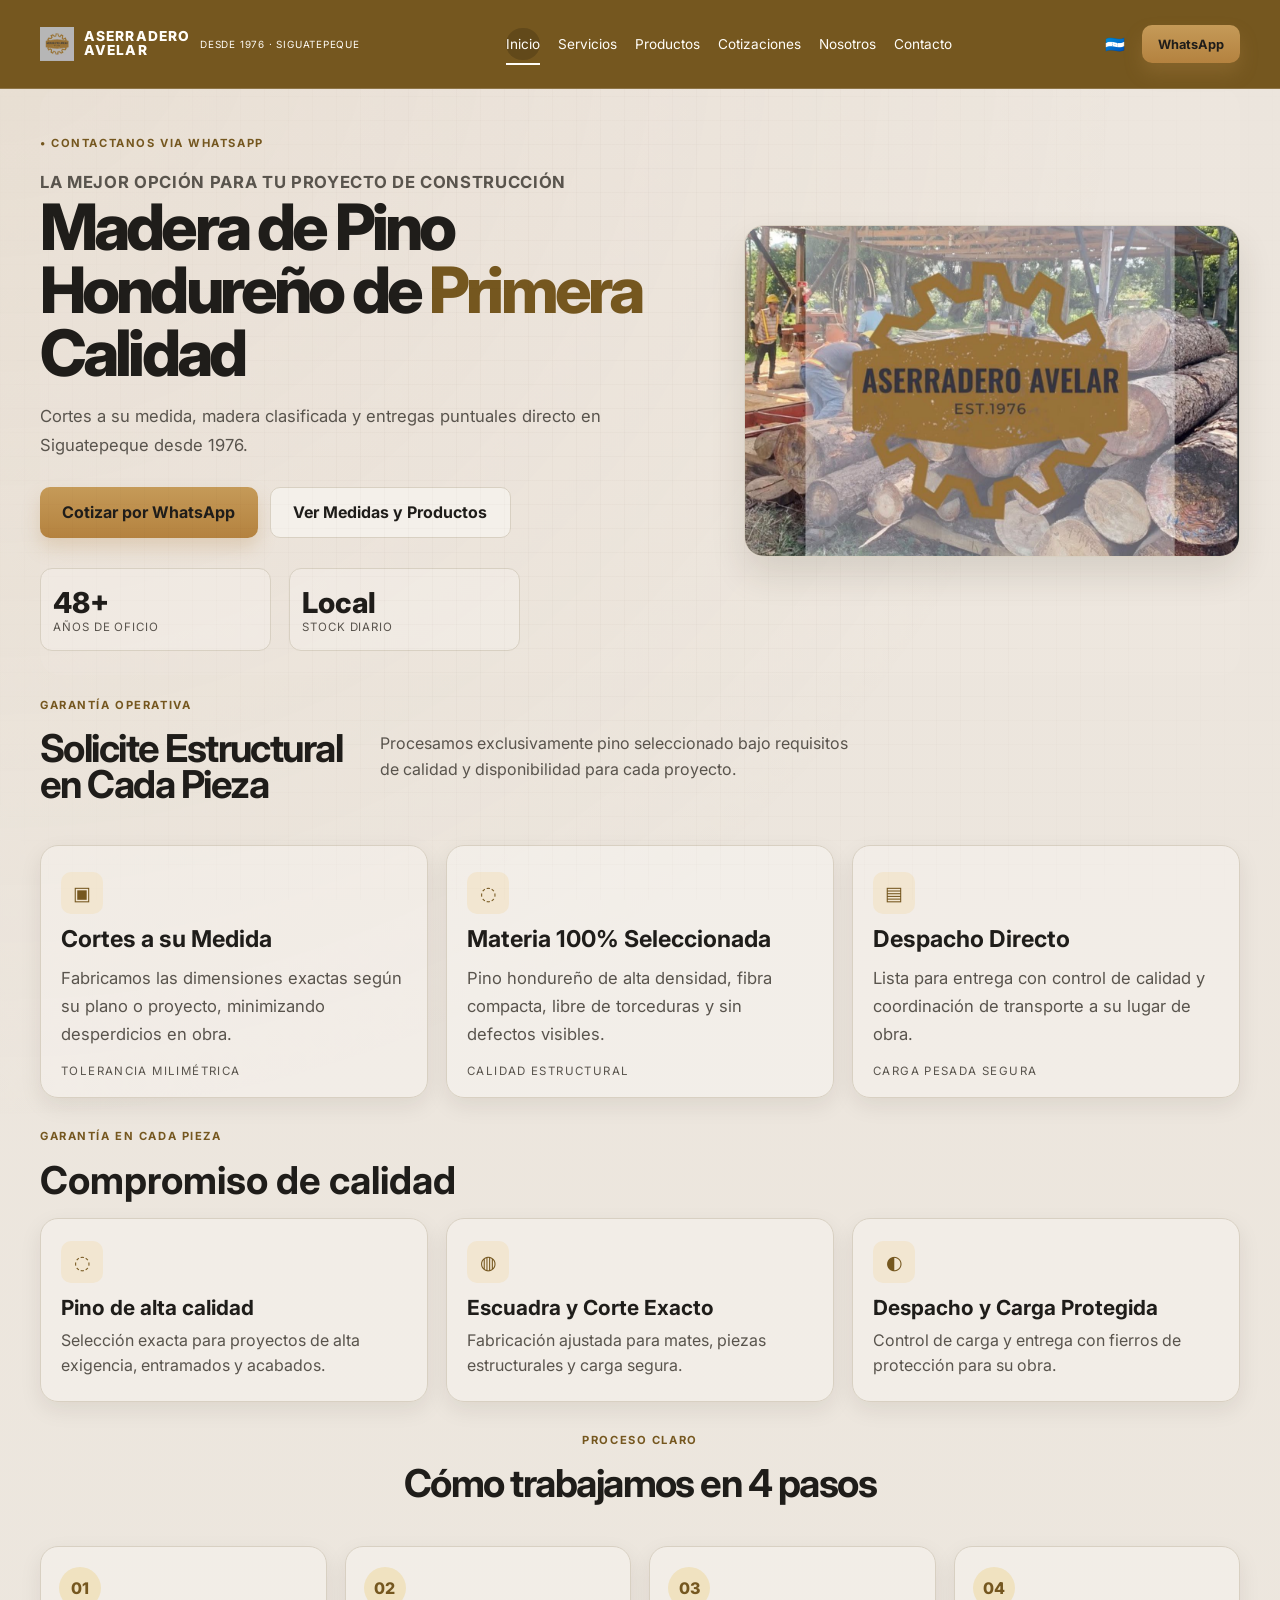
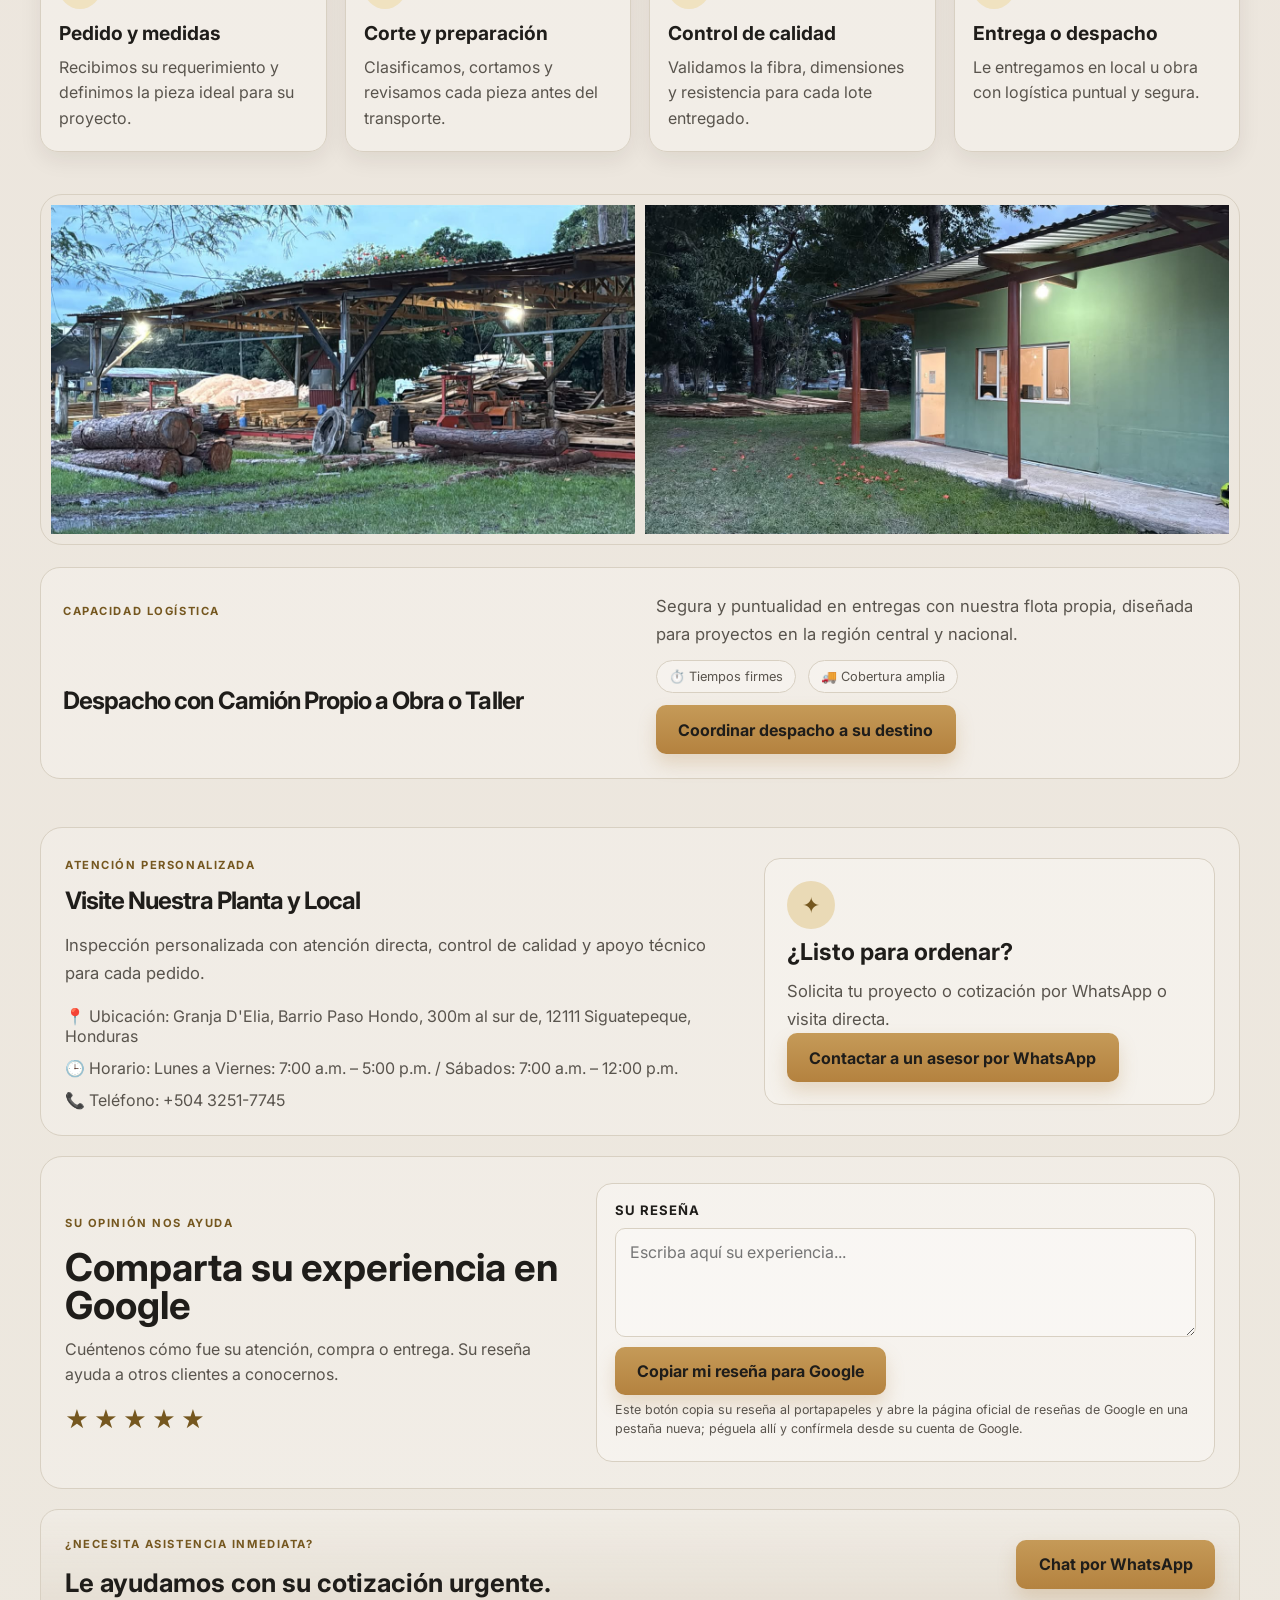
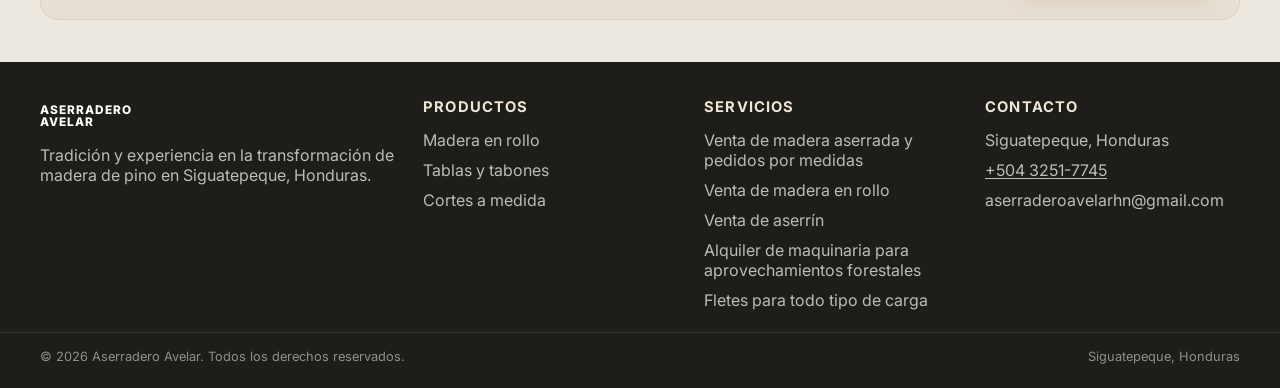
<file: index.html>
<!DOCTYPE html>
<html lang="es">
  <head>
    <meta charset="UTF-8" />
    <meta name="viewport" content="width=device-width, initial-scale=1.0" />
    <title>Aserradero Avelar | Madera de Pino</title>
    <meta
      name="description"
      content="Aserradero Avelar ofrece madera de pino hondureño de alta calidad para construcción, proyectos residenciales y comerciales."
    />
    <link rel="preconnect" href="https://fonts.googleapis.com" />
    <link rel="preconnect" href="https://fonts.gstatic.com" crossorigin />
    <link
      href="https://fonts.googleapis.com/css2?family=Playfair+Display:wght@600;700;800;900&family=Inter:wght@400;500;600;700;800&display=swap"
      rel="stylesheet"
    />
    <link rel="stylesheet" href="styles.css" />
  </head>
  <body>
    <header class="topbar">
      <div class="container nav-wrap">
        <div class="brand">
          <img class="brand-logo" src="imagenes/logo aserradero.png" alt="Logo de Aserradero Avelar" />
          <div class="brand-mark">
            <span>ASERRADERO</span>
            <span>AVELAR</span>
          </div>
          <small>DESDE 1976 · SIGUATEPEQUE</small>
        </div>
        <nav class="main-nav" aria-label="Menu principal">
          <a href="index.html" class="active">Inicio</a>
          <a href="servicios.html">Servicios</a>
          <a href="catalogo.html">Productos</a>
          <a href="contacto.html">Cotizaciones</a>
          <a href="sobre-nosotros.html">Nosotros</a>
          <a href="contacto.html">Contacto</a>
        </nav>
        <div class="header-actions">
          <span class="country-mark" aria-hidden="true">🇭🇳</span>
          <a class="primary-btn small" href="contacto.html">WhatsApp</a>
        </div>
      </div>
    </header>

    <main>
      <section class="hero container section-shell">
        <div class="hero-copy">
          <div class="eyebrow">• CONTACTANOS VIA WHATSAPP</div>
          <p class="hero-kicker">La mejor opción para tu proyecto de construcción</p>
          <h1>
            Madera de Pino<br />
            Hondureño de <span>Primera</span><br />
            Calidad
          </h1>
          <p>
            Cortes a su medida, madera clasificada y entregas puntuales directo en
            Siguatepeque desde 1976.
          </p>
          <div class="cta-row">
            <a class="primary-btn" href="contacto.html">Cotizar por WhatsApp</a>
            <a class="secondary-btn" href="catalogo.html">Ver Medidas y Productos</a>
          </div>
          <div class="stats-inline">
            <div class="mini-stat">
              <strong>48+</strong>
              <span>Años de oficio</span>
            </div>
            <div class="mini-stat">
              <strong>Local</strong>
              <span>Stock diario</span>
            </div>
          </div>
        </div>

        <div class="hero-visual">
          <div class="photo-card large">
            <img class="home-logo-image" src="imagenes/logo%202.jpg" alt="Logo de Aserradero Avelar sobre una foto del aserradero" />
          </div>
        </div>
      </section>

      <section class="container">
        <div class="section-head narrow">
          <div>
            <span class="eyebrow light">Garantía operativa</span>
            <h2>Solicite Estructural en Cada Pieza</h2>
          </div>
          <p>
            Procesamos exclusivamente pino seleccionado bajo requisitos de calidad y
            disponibilidad para cada proyecto.
          </p>
        </div>

        <div class="feature-grid three-up">
          <article class="info-card">
            <div class="icon-box">▣</div>
            <h3>Cortes a su Medida</h3>
            <p>
              Fabricamos las dimensiones exactas según su plano o proyecto,
              minimizando desperdicios en obra.
            </p>
            <span class="card-tag">Tolerancia milimétrica</span>
          </article>

          <article class="info-card highlight">
            <div class="icon-box">◌</div>
            <h3>Materia 100% Seleccionada</h3>
            <p>
              Pino hondureño de alta densidad, fibra compacta, libre de torceduras
              y sin defectos visibles.
            </p>
            <span class="card-tag">Calidad estructural</span>
          </article>

          <article class="info-card">
            <div class="icon-box">▤</div>
            <h3>Despacho Directo</h3>
            <p>
              Lista para entrega con control de calidad y coordinación de transporte a
              su lugar de obra.
            </p>
            <span class="card-tag">Carga pesada segura</span>
          </article>
        </div>
      </section>

      <section class="container quality-panel">
        <div class="quality-head">
          <span class="eyebrow light">Garantía en cada pieza</span>
          <h2>Compromiso de calidad</h2>
        </div>
        <div class="quality-grid">
          <article class="mini-feature">
            <div class="icon-box">◌</div>
            <h3>Pino de alta calidad</h3>
            <p>Selección exacta para proyectos de alta exigencia, entramados y acabados.</p>
          </article>
          <article class="mini-feature">
            <div class="icon-box">◍</div>
            <h3>Escuadra y Corte Exacto</h3>
            <p>Fabricación ajustada para mates, piezas estructurales y carga segura.</p>
          </article>
          <article class="mini-feature">
            <div class="icon-box">◐</div>
            <h3>Despacho y Carga Protegida</h3>
            <p>Control de carga y entrega con fierros de protección para su obra.</p>
          </article>
        </div>
      </section>

      <section class="container process-section">
        <div class="section-head center">
          <div>
            <span class="eyebrow light">Proceso claro</span>
            <h2>Cómo trabajamos en 4 pasos</h2>
          </div>
        </div>

        <div class="process-grid">
          <article class="step-card">
            <span class="step-number">01</span>
            <h3>Pedido y medidas</h3>
            <p>Recibimos su requerimiento y definimos la pieza ideal para su proyecto.</p>
          </article>
          <article class="step-card">
            <span class="step-number">02</span>
            <h3>Corte y preparación</h3>
            <p>Clasificamos, cortamos y revisamos cada pieza antes del transporte.</p>
          </article>
          <article class="step-card">
            <span class="step-number">03</span>
            <h3>Control de calidad</h3>
            <p>Validamos la fibra, dimensiones y resistencia para cada lote entregado.</p>
          </article>
          <article class="step-card">
            <span class="step-number">04</span>
            <h3>Entrega o despacho</h3>
            <p>Le entregamos en local u obra con logística puntual y segura.</p>
          </article>
        </div>
      </section>

      <section class="container delivery-section">
        <div class="delivery-visual">
          <div class="delivery-photo-grid">
            <img class="delivery-photo-slot" src="imagenes/local%201%20%281%29.jpg" alt="Área de trabajo del aserradero con madera en rollo" />
            <img class="delivery-photo-slot" src="imagenes/local%201%20%282%29.jpg" alt="Edificio del local del aserradero" />
          </div>
        </div>
        <div class="delivery-copy">
          <span class="eyebrow light">Capacidad logística</span>
          <h2>Despacho con Camión Propio a Obra o Taller</h2>
          <p>
            Segura y puntualidad en entregas con nuestra flota propia, diseñada para
            proyectos en la región central y nacional.
          </p>
          <div class="tags-row">
            <span>⏱️ Tiempos firmes</span>
            <span>🚚 Cobertura amplia</span>
          </div>
          <a class="primary-btn" href="contacto.html">Coordinar despacho a su destino</a>
        </div>
      </section>

      <section class="container contact-banner">
        <div class="contact-banner-copy">
          <span class="eyebrow light">Atención personalizada</span>
          <h2>Visite Nuestra Planta y Local</h2>
          <p>
            Inspección personalizada con atención directa, control de calidad y apoyo
            técnico para cada pedido.
          </p>
          <div class="contact-list">
            <div>📍 Ubicación: <a class="js-address" href="#" target="_blank" rel="noopener noreferrer">Granja D'Elia, Barrio Paso Hondo, 300m al sur de, 12111 Siguatepeque, Honduras</a></div>
            <div>🕒 Horario: Lunes a Viernes: 7:00 a.m. – 5:00 p.m. / Sábados: 7:00 a.m. – 12:00 p.m.</div>
            <div>📞 Teléfono: <a href="tel:+50432517745">+504 3251-7745</a></div>
          </div>
        </div>
        <div class="order-box">
          <div class="mini-icon">✦</div>
          <h3>¿Listo para ordenar?</h3>
          <p>Solicita tu proyecto o cotización por WhatsApp o visita directa.</p>
          <a class="primary-btn" href="contacto.html">Contactar a un asesor por WhatsApp</a>
        </div>
      </section>

      <section class="container review-section">
        <div class="review-copy">
          <span class="eyebrow light">Su opinión nos ayuda</span>
          <h2>Comparta su experiencia en Google</h2>
          <p>Cuéntenos cómo fue su atención, compra o entrega. Su reseña ayuda a otros clientes a conocernos.</p>
          <div class="review-rating" aria-label="Calificación de cinco estrellas">
            <span>★</span><span>★</span><span>★</span><span>★</span><span>★</span>
          </div>
        </div>
        <form class="review-form">
          <label for="review-text">Su reseña</label>
          <textarea id="review-text" name="review" rows="4" placeholder="Escriba aquí su experiencia..." required></textarea>
          <div class="review-form-actions">
            <button class="primary-btn" type="submit">Copiar mi reseña para Google</button>
            <span class="review-status" aria-live="polite"></span>
          </div>
          <p class="form-hint">Este botón copia su reseña al portapapeles y abre la página oficial de reseñas de Google en una pestaña nueva; péguela allí y confírmela desde su cuenta de Google.</p>
        </form>
      </section>

      <section class="container cta-band">
        <div>
          <span class="eyebrow light">¿Necesita asistencia inmediata?</span>
          <h3>Le ayudamos con su cotización urgente.</h3>
        </div>
        <div class="cta-band-actions">
          <a class="primary-btn" href="contacto.html">Chat por WhatsApp</a>
        </div>
      </section>
    </main>

    <footer class="site-footer">
      <div class="container footer-grid">
        <div class="footer-brand">
          <div class="brand-mark small">
            <span>ASERRADERO</span>
            <span>AVELAR</span>
          </div>
          <p>
            Tradición y experiencia en la transformación de madera de pino en
            Siguatepeque, Honduras.
          </p>
        </div>

        <div>
          <h4>Productos</h4>
          <ul>
            <li><a href="catalogo.html">Madera en rollo</a></li>
            <li><a href="catalogo.html">Tablas y tabones</a></li>
            <li><a href="catalogo.html">Cortes a medida</a></li>
          </ul>
        </div>

        <div>
          <h4>Servicios</h4>
          <ul>
            <li><a href="servicios.html">Venta de madera aserrada y pedidos por medidas</a></li>
            <li><a href="servicios.html">Venta de madera en rollo</a></li>
            <li><a href="servicios.html">Venta de aserrín</a></li>
            <li><a href="servicios.html">Alquiler de maquinaria para aprovechamientos forestales</a></li>
            <li><a href="servicios.html">Fletes para todo tipo de carga</a></li>
          </ul>
        </div>

        <div>
          <h4>Contacto</h4>
          <ul>
            <li>Siguatepeque, Honduras</li>
            <li><a href="tel:+50432517745">+504 3251-7745</a></li>
            <li><a href="https://mail.google.com/mail/?view=cm&fs=1&to=aserraderoavelarhn@gmail.com" target="_blank" rel="noopener noreferrer">aserraderoavelarhn@gmail.com</a></li>
          </ul>
        </div>
      </div>
      <div class="footer-bottom">
        <div class="container">
          <span>© 2026 Aserradero Avelar. Todos los derechos reservados.</span>
          <span>Siguatepeque, Honduras</span>
        </div>
      </div>
    </footer>

    <script src="script.js"></script>
  </body>
</html>
</file>
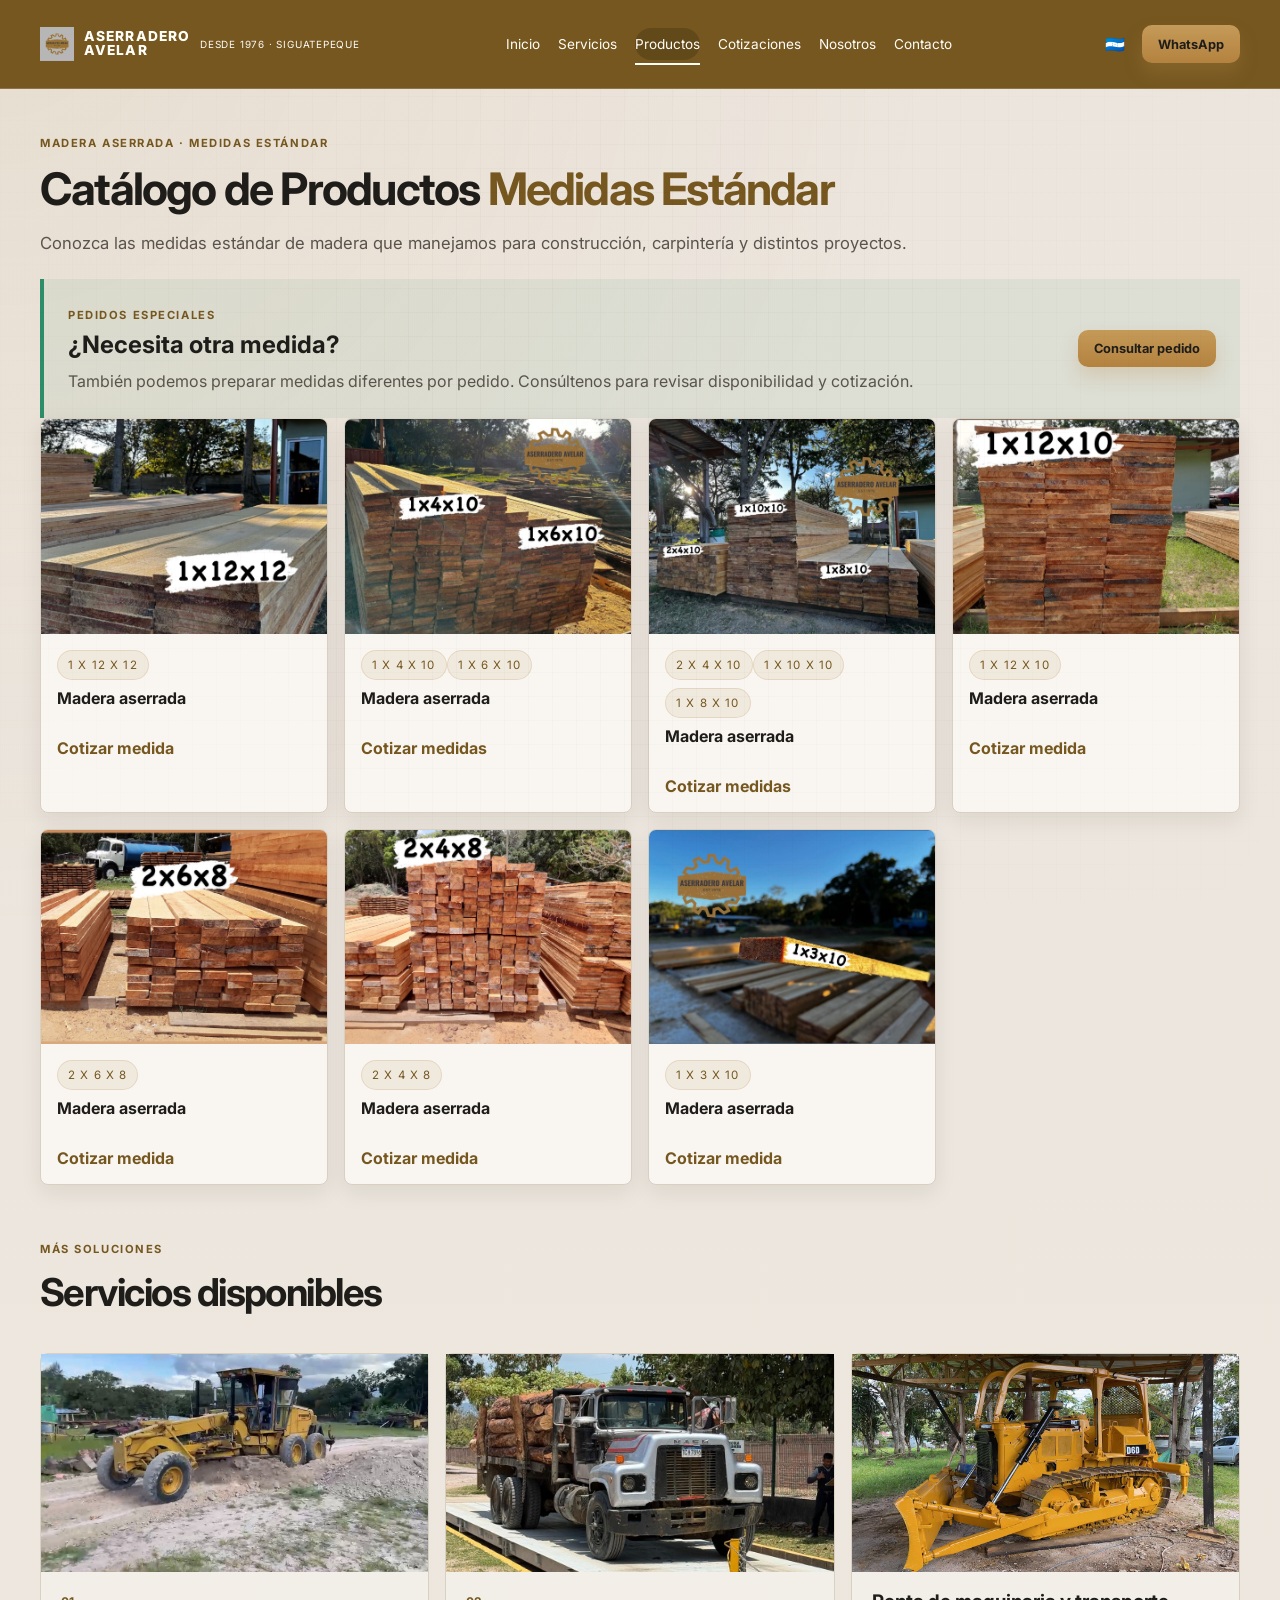
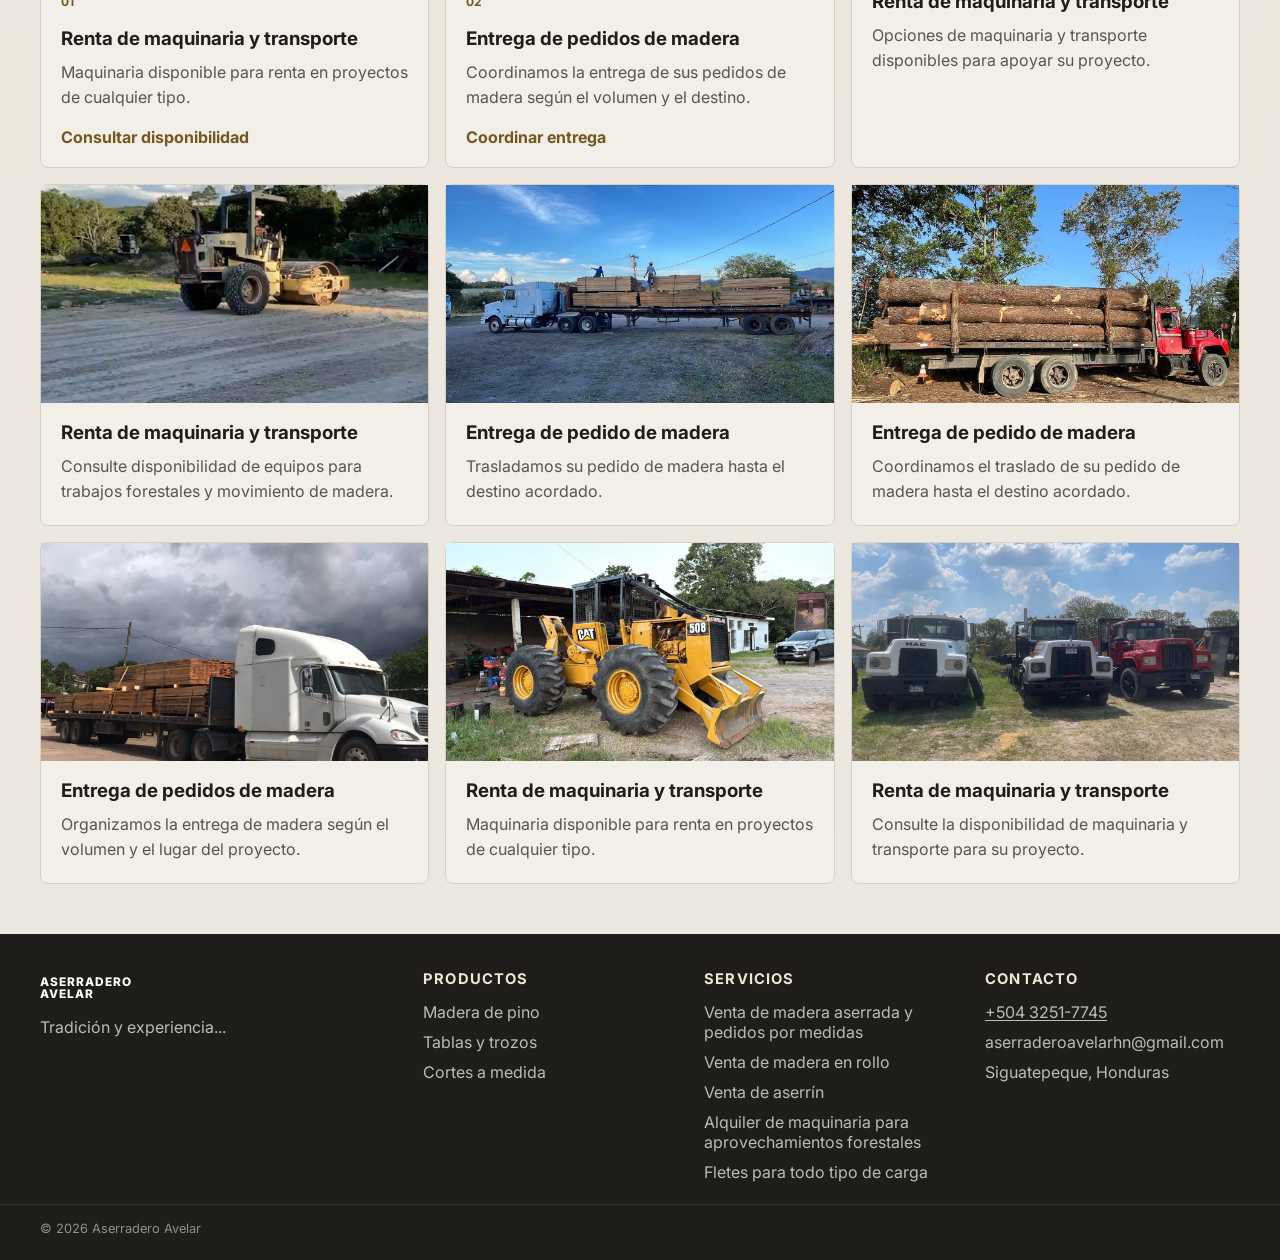
<file: catalogo.html>
<!DOCTYPE html>
<html lang="es">
  <head>
    <meta charset="UTF-8" />
    <meta name="viewport" content="width=device-width, initial-scale=1.0" />
    <title>Catálogo | Aserradero Avelar</title>
    <link rel="preconnect" href="https://fonts.googleapis.com" />
    <link rel="preconnect" href="https://fonts.gstatic.com" crossorigin />
    <link
      href="https://fonts.googleapis.com/css2?family=Playfair+Display:wght@600;700;800;900&family=Inter:wght@400;500;600;700;800&display=swap"
      rel="stylesheet"
    />
    <link rel="stylesheet" href="styles.css" />
  </head>
  <body>
    <header class="topbar">
      <div class="container nav-wrap">
        <div class="brand">
          <img class="brand-logo" src="imagenes/logo aserradero.png" alt="Logo de Aserradero Avelar" />
          <div class="brand-mark">
            <span>ASERRADERO</span>
            <span>AVELAR</span>
          </div>
          <small>DESDE 1976 · SIGUATEPEQUE</small>
        </div>
        <nav class="main-nav" aria-label="Menu principal">
          <a href="index.html">Inicio</a>
          <a href="servicios.html">Servicios</a>
          <a href="catalogo.html" class="active">Productos</a>
          <a href="contacto.html">Cotizaciones</a>
          <a href="sobre-nosotros.html">Nosotros</a>
          <a href="contacto.html">Contacto</a>
        </nav>
        <div class="header-actions">
          <span class="country-mark" aria-hidden="true">🇭🇳</span>
          <a class="primary-btn small" href="contacto.html">WhatsApp</a>
        </div>
      </div>
    </header>

    <main class="page-main">
      <section class="container page-hero">
        <div class="eyebrow light">Madera aserrada · medidas estándar</div>
        <h1>Catálogo de Productos <span>Medidas Estándar</span></h1>
        <p>
          Conozca las medidas estándar de madera que manejamos para construcción,
          carpintería y distintos proyectos.
        </p>
      </section>

      <section class="container custom-size-section">
        <div class="custom-size-note">
          <div>
            <span class="eyebrow light">Pedidos especiales</span>
            <h2>¿Necesita otra medida?</h2>
            <p>También podemos preparar medidas diferentes por pedido. Consúltenos para revisar disponibilidad y cotización.</p>
          </div>
          <a href="contacto.html" class="primary-btn small">Consultar pedido</a>
        </div>
      </section>

      <section id="medidas-estandar" class="container product-grid" aria-label="Medidas estándar de madera">
        <article class="product-card"><img class="product-photo-image" src="imagenes/1x12x12.jpg" alt="Madera aserrada de 1 x 12 x 12" loading="lazy" /><div class="product-card-copy"><span class="catalog-tag">1 x 12 x 12</span><h2>Madera aserrada</h2><a href="contacto.html" class="inline-link">Cotizar medida</a></div></article>
        <article class="product-card"><img class="product-photo-image" src="imagenes/duo.jpg" alt="Dúo de madera aserrada: medidas 1 x 4 x 10 y 1 x 6 x 10" loading="lazy" /><div class="product-card-copy"><span class="catalog-tag">1 x 4 x 10</span><span class="catalog-tag">1 x 6 x 10</span><h2>Madera aserrada</h2><a href="contacto.html" class="inline-link">Cotizar medidas</a></div></article>
        <article class="product-card"><img class="product-photo-image" src="imagenes/trio.jpg" alt="Trío de madera aserrada: medidas 2 x 4 x 10, 1 x 10 x 10 y 1 x 8 x 10" loading="lazy" /><div class="product-card-copy"><span class="catalog-tag">2 x 4 x 10</span><span class="catalog-tag">1 x 10 x 10</span><span class="catalog-tag">1 x 8 x 10</span><h2>Madera aserrada</h2><a href="contacto.html" class="inline-link">Cotizar medidas</a></div></article>
        <article class="product-card"><img class="product-photo-image" src="imagenes/1x12x10.jpg" alt="Madera aserrada de 1 x 12 x 10" loading="lazy" /><div class="product-card-copy"><span class="catalog-tag">1 x 12 x 10</span><h2>Madera aserrada</h2><a href="contacto.html" class="inline-link">Cotizar medida</a></div></article>
        <article class="product-card"><img class="product-photo-image" src="imagenes/2x6x8.jpg" alt="Madera aserrada de 2 x 6 x 8" loading="lazy" /><div class="product-card-copy"><span class="catalog-tag">2 x 6 x 8</span><h2>Madera aserrada</h2><a href="contacto.html" class="inline-link">Cotizar medida</a></div></article>
        <article class="product-card"><img class="product-photo-image" src="imagenes/2x4x8.jpg" alt="Madera aserrada de 2 x 4 x 8" loading="lazy" /><div class="product-card-copy"><span class="catalog-tag">2 x 4 x 8</span><h2>Madera aserrada</h2><a href="contacto.html" class="inline-link">Cotizar medida</a></div></article>
        <article class="product-card"><img class="product-photo-image" src="imagenes/1x3x10.jpg" alt="Madera aserrada de 1 x 3 x 10" loading="lazy" /><div class="product-card-copy"><span class="catalog-tag">1 x 3 x 10</span><h2>Madera aserrada</h2><a href="contacto.html" class="inline-link">Cotizar medida</a></div></article>
      </section>

      <section class="container section-block">
        <div class="section-head">
          <div><span class="eyebrow light">Más soluciones</span><h2>Servicios disponibles</h2></div>
        </div>
        <div class="catalog-services-grid">
          <article class="catalog-service-card"><img class="catalog-service-photo" src="imagenes/maquinaria%20(1).jpg" alt="Maquinaria amarilla disponible para renta" loading="lazy" /><span class="catalog-service-mark">01</span><h3>Renta de maquinaria y transporte</h3><p>Maquinaria disponible para renta en proyectos de cualquier tipo.</p><a href="contacto.html" class="inline-link">Consultar disponibilidad</a></article>
          <article class="catalog-service-card"><img class="catalog-service-photo" src="imagenes/entrega_de_madera__4_.jpg" alt="Trabajadores cargando tablas de madera aserrada sobre un camión" loading="lazy" /><span class="catalog-service-mark">02</span><h3>Entrega de pedidos de madera</h3><p>Coordinamos la entrega de sus pedidos de madera según el volumen y el destino.</p><a href="contacto.html" class="inline-link">Coordinar entrega</a></article>
          <article class="catalog-service-card"><img class="catalog-service-photo" src="imagenes/maquinaria%20(3).jpg" alt="Tractor Caterpillar D6D disponible para renta" loading="lazy" /><h3>Renta de maquinaria y transporte</h3><p>Opciones de maquinaria y transporte disponibles para apoyar su proyecto.</p></article>
          <article class="catalog-service-card"><img class="catalog-service-photo" src="imagenes/maquinaria%20(4).jpg" alt="Motoniveladora disponible para renta" loading="lazy" /><h3>Renta de maquinaria y transporte</h3><p>Consulte disponibilidad de equipos para trabajos forestales y movimiento de madera.</p></article>
          <article class="catalog-service-card"><img class="catalog-service-photo" src="imagenes/entrega_de_madera.jpg" alt="Camión rojo cargado con troncos de madera" loading="lazy" /><h3>Entrega de pedido de madera</h3><p>Trasladamos su pedido de madera hasta el destino acordado.</p></article>
          <article class="catalog-service-card"><img class="catalog-service-photo" src="imagenes/entrega_de_madera__2_.jpg" alt="Camión cargado con troncos de madera en una báscula" loading="lazy" /><h3>Entrega de pedido de madera</h3><p>Coordinamos el traslado de su pedido de madera hasta el destino acordado.</p></article>
          <article class="catalog-service-card"><img class="catalog-service-photo" src="imagenes/entrega_de_madera__3_.jpg" alt="Camión cargado con tablas de madera lista para entrega" loading="lazy" /><h3>Entrega de pedidos de madera</h3><p>Organizamos la entrega de madera según el volumen y el lugar del proyecto.</p></article>
          <article class="catalog-service-card"><img class="catalog-service-photo" src="imagenes/tractor.jpg" alt="Caterpillar 508 disponible para renta" loading="lazy" /><h3>Renta de maquinaria y transporte</h3><p>Maquinaria disponible para renta en proyectos de cualquier tipo.</p></article>
          <article class="catalog-service-card"><img class="catalog-service-photo" src="imagenes/camiones.jpg" alt="Tres camiones disponibles para transporte de madera" loading="lazy" /><h3>Renta de maquinaria y transporte</h3><p>Consulte la disponibilidad de maquinaria y transporte para su proyecto.</p></article>
        </div>
      </section>
    </main>

    <footer class="site-footer">
      <div class="container footer-grid">
        <div class="footer-brand">
          <div class="brand-mark small">
            <span>ASERRADERO</span>
            <span>AVELAR</span>
          </div>
          <p>Tradición y experiencia...</p>
        </div>
        <div>
          <h4>Productos</h4>
          <ul>
            <li><a href="catalogo.html#medidas-estandar">Madera de pino</a></li>
            <li><a href="catalogo.html#medidas-estandar">Tablas y trozos</a></li>
            <li><a href="catalogo.html#medidas-estandar">Cortes a medida</a></li>
          </ul>
        </div>
        <div>
          <h4>Servicios</h4>
          <ul>
            <li><a href="servicios.html">Venta de madera aserrada y pedidos por medidas</a></li>
            <li><a href="servicios.html">Venta de madera en rollo</a></li>
            <li><a href="servicios.html">Venta de aserrín</a></li>
            <li><a href="servicios.html">Alquiler de maquinaria para aprovechamientos forestales</a></li>
            <li><a href="servicios.html">Fletes para todo tipo de carga</a></li>
          </ul>
        </div>
        <div>
          <h4>Contacto</h4>
          <ul>
            <li><a href="tel:+50432517745">+504 3251-7745</a></li>
            <li><a href="https://mail.google.com/mail/?view=cm&fs=1&to=aserraderoavelarhn@gmail.com" target="_blank" rel="noopener noreferrer">aserraderoavelarhn@gmail.com</a></li>
            <li>Siguatepeque, Honduras</li>
          </ul>
        </div>
      </div>
      <div class="footer-bottom">
        <div class="container"><span>© 2026 Aserradero Avelar</span></div>
      </div>
    </footer>

    <script src="script.js"></script>
  </body>
</html>
</file>
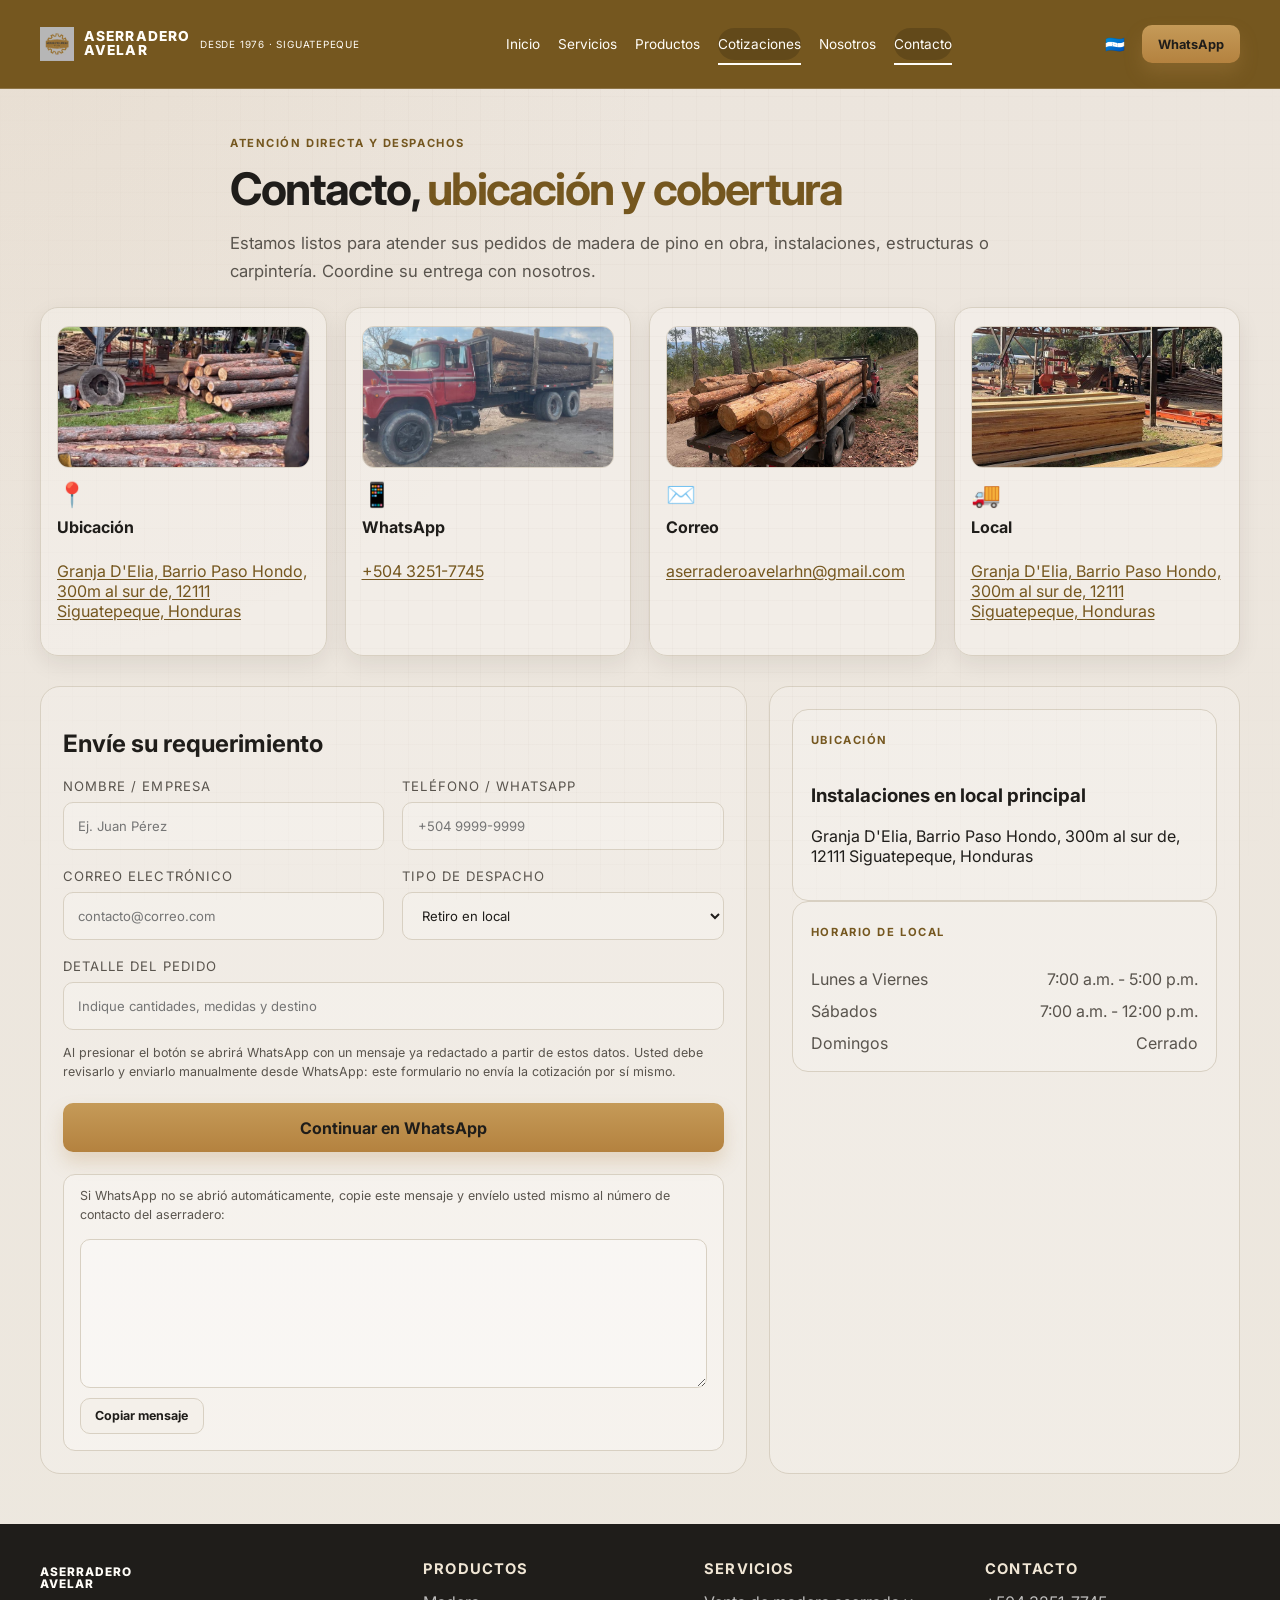
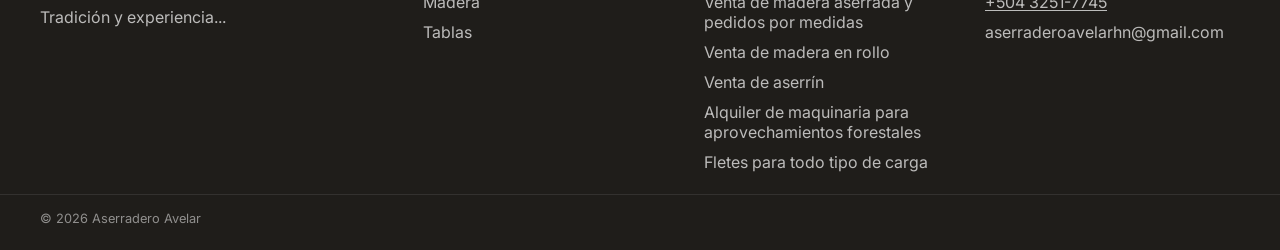
<file: contacto.html>
<!DOCTYPE html>
<html lang="es">
  <head>
    <meta charset="UTF-8" />
    <meta name="viewport" content="width=device-width, initial-scale=1.0" />
    <title>Contacto | Aserradero Avelar</title>
    <link rel="preconnect" href="https://fonts.googleapis.com" />
    <link rel="preconnect" href="https://fonts.gstatic.com" crossorigin />
    <link
      href="https://fonts.googleapis.com/css2?family=Playfair+Display:wght@600;700;800;900&family=Inter:wght@400;500;600;700;800&display=swap"
      rel="stylesheet"
    />
    <link rel="stylesheet" href="styles.css" />
  </head>
  <body>
    <header class="topbar">
      <div class="container nav-wrap">
        <div class="brand">
          <img class="brand-logo" src="imagenes/logo aserradero.png" alt="Logo de Aserradero Avelar" />
          <div class="brand-mark">
            <span>ASERRADERO</span>
            <span>AVELAR</span>
          </div>
          <small>DESDE 1976 · SIGUATEPEQUE</small>
        </div>
        <nav class="main-nav" aria-label="Menu principal">
          <a href="index.html">Inicio</a>
          <a href="servicios.html">Servicios</a>
          <a href="catalogo.html">Productos</a>
          <a href="contacto.html" class="active">Cotizaciones</a>
          <a href="sobre-nosotros.html">Nosotros</a>
          <a href="contacto.html">Contacto</a>
        </nav>
        <div class="header-actions">
          <span class="country-mark" aria-hidden="true">🇭🇳</span>
          <a class="primary-btn small" href="contacto.html">WhatsApp</a>
        </div>
      </div>
    </header>

    <main class="page-main">
      <section class="container page-hero narrow">
        <div class="eyebrow light">Atención directa y despachos</div>
        <h1>Contacto, <span>ubicación y cobertura</span></h1>
        <p>
          Estamos listos para atender sus pedidos de madera de pino en obra,
          instalaciones, estructuras o carpintería. Coordine su entrega con nosotros.
        </p>
      </section>

      <section class="container contact-card-grid">
        <div class="mini-contact-card">
          <img src="imagenes/ubicacion.jpg" alt="Vista de la ubicación del aserradero" loading="lazy" />
          <span>📍</span>
          <strong>Ubicación</strong>
          <p><a class="js-address" href="#" target="_blank" rel="noopener noreferrer">Granja D'Elia, Barrio Paso Hondo, 300m al sur de, 12111 Siguatepeque, Honduras</a></p>
        </div>
        <div class="mini-contact-card">
          <img src="imagenes/el rojo.jpg" alt="Camión rojo cargado con madera" loading="lazy" />
          <span>📱</span>
          <strong>WhatsApp</strong>
          <p><a href="https://wa.me/50432517745" target="_blank" rel="noopener noreferrer">+504 3251-7745</a></p>
        </div>
        <div class="mini-contact-card">
          <img src="imagenes/sin cascara.jpg" alt="Camión cargado de madera sin corteza" loading="lazy" />
          <span>✉️</span>
          <strong>Correo</strong>
          <p><a href="https://mail.google.com/mail/?view=cm&fs=1&to=aserraderoavelarhn@gmail.com" target="_blank" rel="noopener noreferrer">aserraderoavelarhn@gmail.com</a></p>
        </div>
        <div class="mini-contact-card">
          <img src="imagenes/local.jpg" alt="Vista del local del aserradero" loading="lazy" />
          <span>🚚</span>
          <strong>Local</strong>
          <p><a class="js-address" href="#" target="_blank" rel="noopener noreferrer">Granja D'Elia, Barrio Paso Hondo, 300m al sur de, 12111 Siguatepeque, Honduras</a></p>
        </div>
      </section>

      <section class="container contact-layout">
        <div class="form-panel">
          <h2>Envíe su requerimiento</h2>
          <form class="contact-form">
            <div class="field-row two-col">
              <label>Nombre / Empresa<input type="text" name="name" autocomplete="name" placeholder="Ej. Juan Pérez" required /></label>
              <label>Teléfono / WhatsApp<input type="tel" name="phone" autocomplete="tel" placeholder="+504 9999-9999" required /></label>
            </div>
            <div class="field-row two-col">
              <label>Correo electrónico<input type="email" name="email" autocomplete="email" placeholder="contacto@correo.com" /></label>
              <label>Tipo de despacho<select name="dispatch"><option>Retiro en local</option><option>Entrega a obra</option></select></label>
            </div>
            <label>Detalle del pedido<input type="text" name="details" placeholder="Indique cantidades, medidas y destino" required /></label>
            <p class="form-hint">Al presionar el botón se abrirá WhatsApp con un mensaje ya redactado a partir de estos datos. Usted debe revisarlo y enviarlo manualmente desde WhatsApp: este formulario no envía la cotización por sí mismo.</p>
            <button class="primary-btn" type="submit">Continuar en WhatsApp</button>
            <div class="whatsapp-fallback" hidden>
              <p class="form-hint">Si WhatsApp no se abrió automáticamente, copie este mensaje y envíelo usted mismo al número de contacto del aserradero:</p>
              <textarea class="whatsapp-fallback-text" rows="6" readonly></textarea>
              <div class="review-form-actions">
                <button type="button" class="secondary-btn small copy-whatsapp-message">Copiar mensaje</button>
                <span class="copy-status" aria-live="polite"></span>
              </div>
            </div>
          </form>
        </div>

        <aside class="sidebar-panel">
          <div class="location-box">
            <span class="eyebrow light">Ubicación</span>
            <h3>Instalaciones en local principal</h3>
            <p><a class="js-address" href="#" target="_blank" rel="noopener noreferrer">Granja D'Elia, Barrio Paso Hondo, 300m al sur de, 12111 Siguatepeque, Honduras</a></p>
          </div>
          <div class="hours-box">
            <span class="eyebrow light">Horario de local</span>
            <ul>
              <li>Lunes a Viernes <span>7:00 a.m. - 5:00 p.m.</span></li>
              <li>Sábados <span>7:00 a.m. - 12:00 p.m.</span></li>
              <li>Domingos <span>Cerrado</span></li>
            </ul>
          </div>
        </aside>
      </section>
    </main>

    <footer class="site-footer">
      <div class="container footer-grid">
        <div class="footer-brand">
          <div class="brand-mark small"><span>ASERRADERO</span><span>AVELAR</span></div>
          <p>Tradición y experiencia...</p>
        </div>
        <div>
          <h4>Productos</h4>
          <ul><li><a href="catalogo.html">Madera</a></li><li><a href="catalogo.html">Tablas</a></li></ul>
        </div>
        <div>
          <h4>Servicios</h4>
          <ul>
            <li><a href="servicios.html">Venta de madera aserrada y pedidos por medidas</a></li>
            <li><a href="servicios.html">Venta de madera en rollo</a></li>
            <li><a href="servicios.html">Venta de aserrín</a></li>
            <li><a href="servicios.html">Alquiler de maquinaria para aprovechamientos forestales</a></li>
            <li><a href="servicios.html">Fletes para todo tipo de carga</a></li>
          </ul>
        </div>
        <div>
          <h4>Contacto</h4>
          <ul><li><a href="tel:+50432517745">+504 3251-7745</a></li><li><a href="https://mail.google.com/mail/?view=cm&fs=1&to=aserraderoavelarhn@gmail.com" target="_blank" rel="noopener noreferrer">aserraderoavelarhn@gmail.com</a></li></ul>
        </div>
      </div>
      <div class="footer-bottom"><div class="container"><span>© 2026 Aserradero Avelar</span></div></div>
    </footer>

    <script src="script.js"></script>
  </body>
</html>
</file>
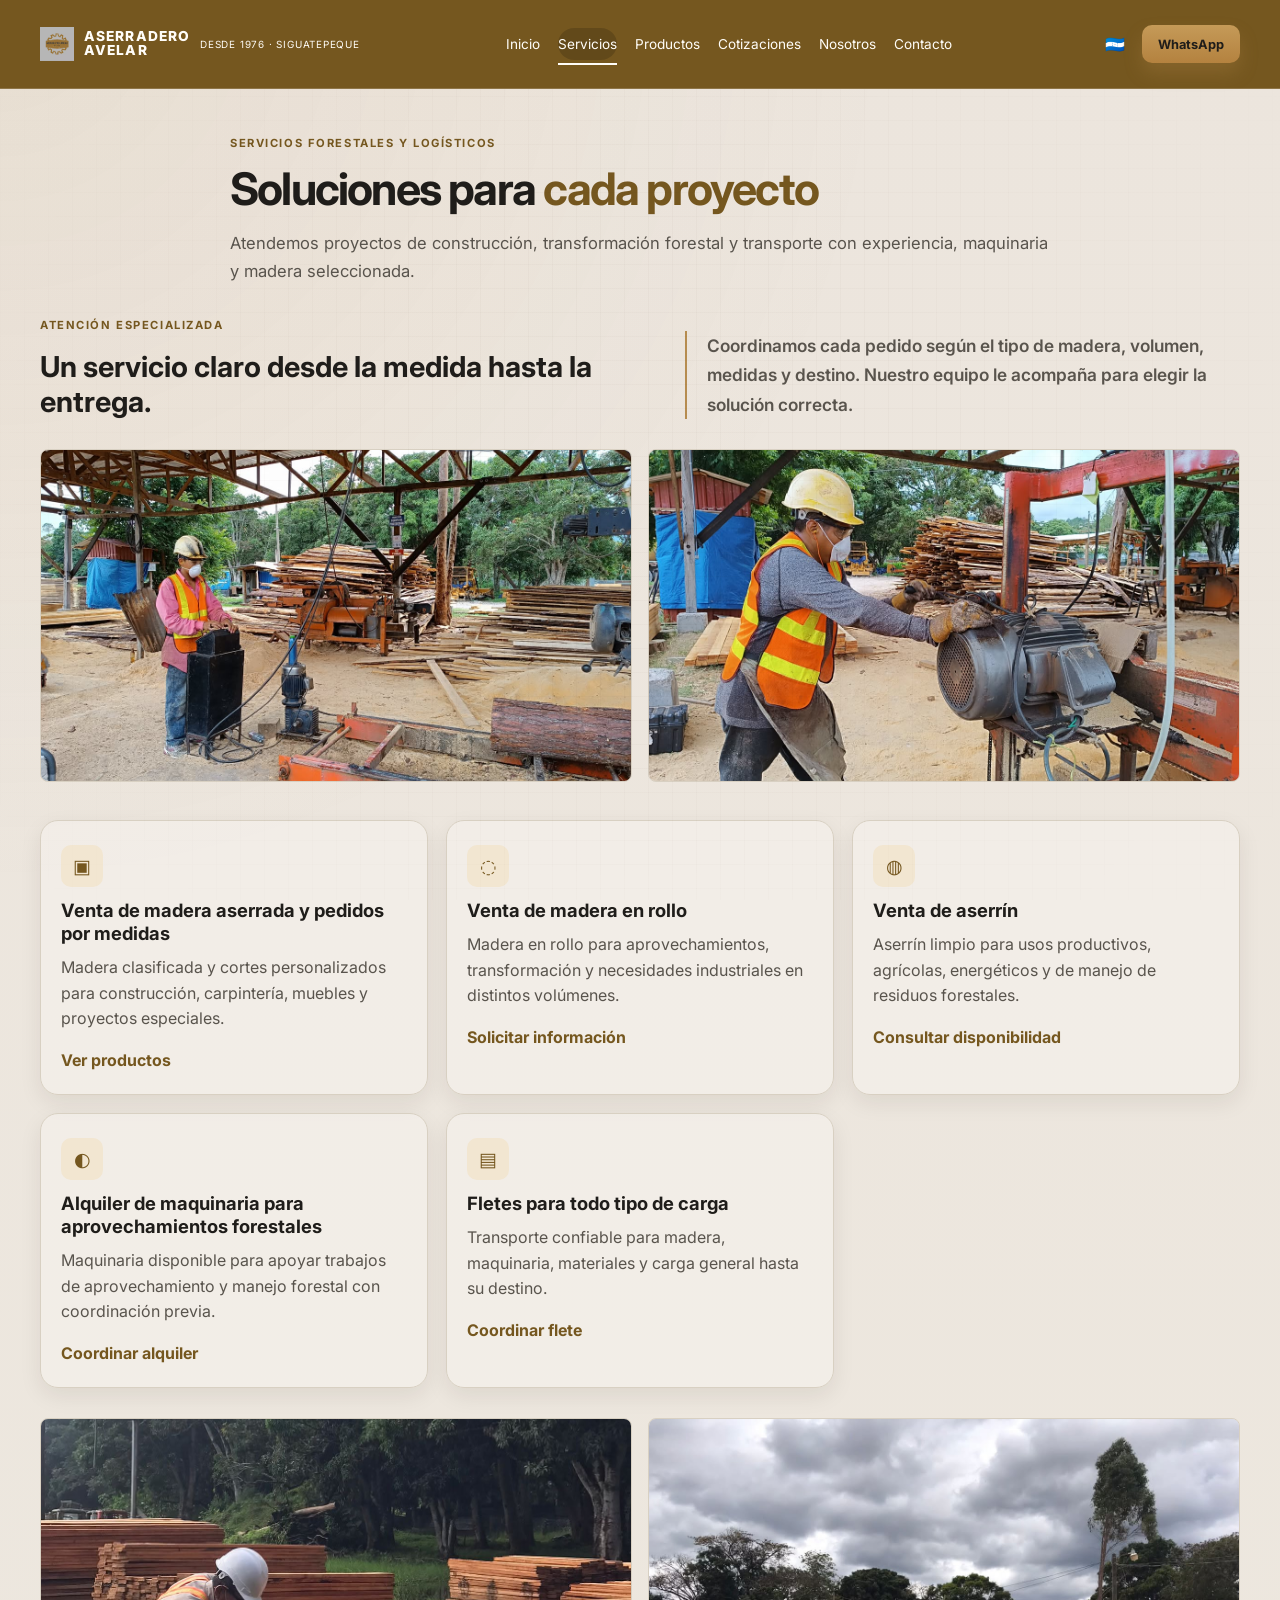
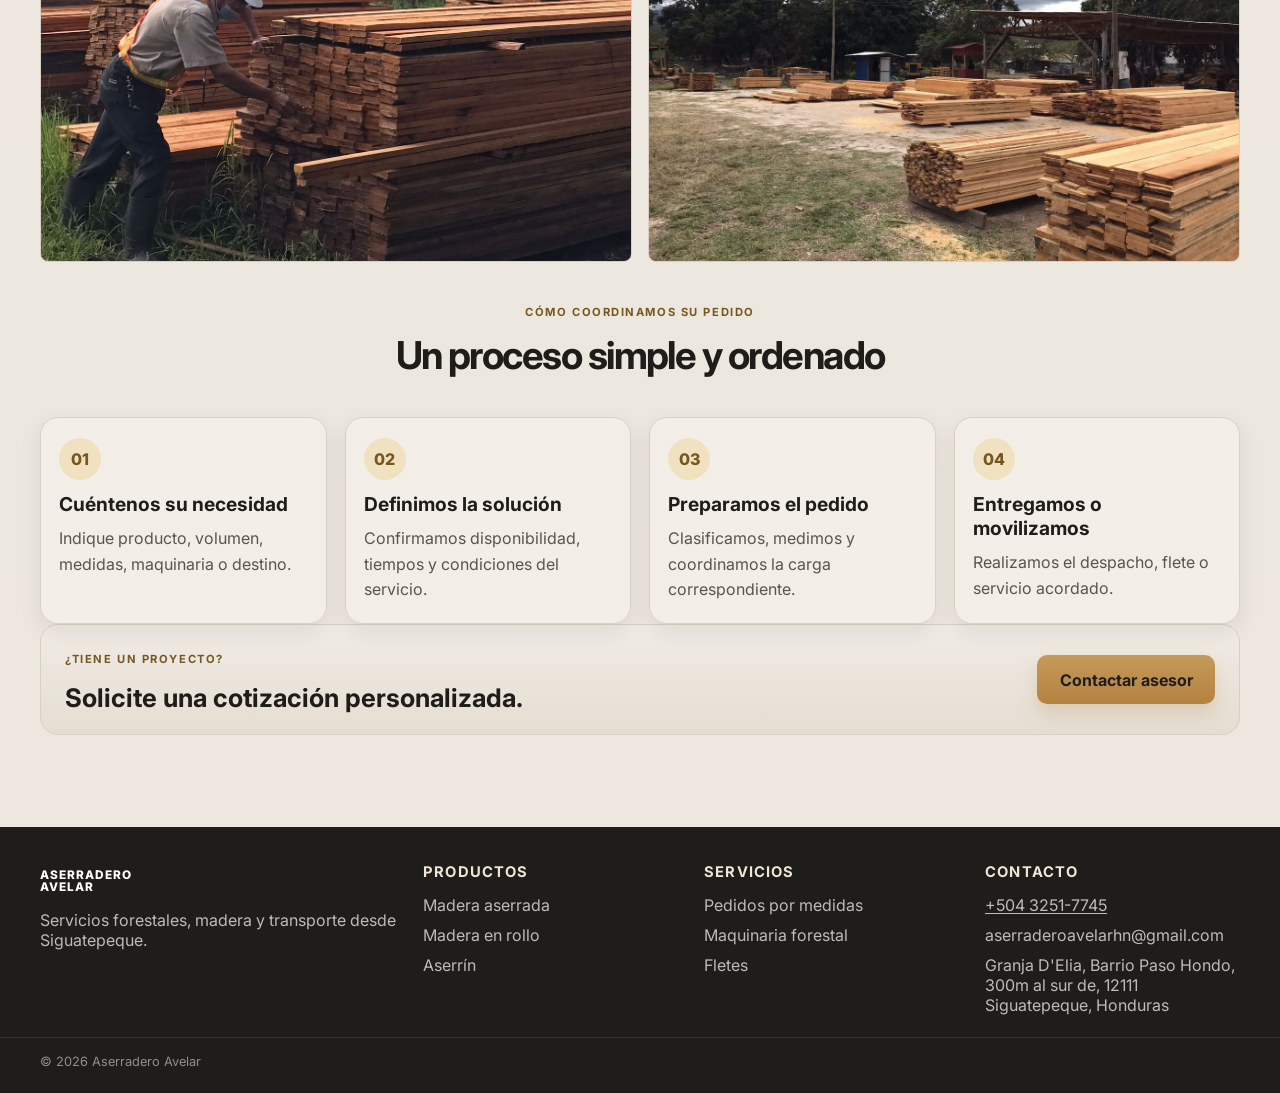
<file: servicios.html>
<!DOCTYPE html>
<html lang="es">
  <head>
    <meta charset="UTF-8" />
    <meta name="viewport" content="width=device-width, initial-scale=1.0" />
    <title>Servicios | Aserradero Avelar</title>
    <link rel="preconnect" href="https://fonts.googleapis.com" />
    <link rel="preconnect" href="https://fonts.gstatic.com" crossorigin />
    <link href="https://fonts.googleapis.com/css2?family=Playfair+Display:wght@600;700;800;900&family=Inter:wght@400;500;600;700;800&display=swap" rel="stylesheet" />
    <link rel="stylesheet" href="styles.css" />
  </head>
  <body>
    <header class="topbar">
      <div class="container nav-wrap">
        <div class="brand">
          <img class="brand-logo" src="imagenes/logo aserradero.png" alt="Logo de Aserradero Avelar" />
          <div class="brand-mark"><span>ASERRADERO</span><span>AVELAR</span></div>
          <small>DESDE 1976 · SIGUATEPEQUE</small>
        </div>
        <nav class="main-nav" aria-label="Menu principal">
          <a href="index.html">Inicio</a>
          <a href="servicios.html" class="active">Servicios</a>
          <a href="catalogo.html">Productos</a>
          <a href="contacto.html">Cotizaciones</a>
          <a href="sobre-nosotros.html">Nosotros</a>
          <a href="contacto.html">Contacto</a>
        </nav>
        <div class="header-actions">
          <span class="country-mark" aria-hidden="true">🇭🇳</span>
          <a class="primary-btn small" href="contacto.html">WhatsApp</a>
        </div>
      </div>
    </header>

    <main class="page-main">
      <section class="container page-hero narrow">
        <div class="eyebrow light">Servicios forestales y logísticos</div>
        <h1>Soluciones para <span>cada proyecto</span></h1>
        <p>Atendemos proyectos de construcción, transformación forestal y transporte con experiencia, maquinaria y madera seleccionada.</p>
      </section>

      <section class="container services-intro">
        <div>
          <span class="eyebrow light">Atención especializada</span>
          <h2>Un servicio claro desde la medida hasta la entrega.</h2>
        </div>
        <p class="services-intro-copy">Coordinamos cada pedido según el tipo de madera, volumen, medidas y destino. Nuestro equipo le acompaña para elegir la solución correcta.</p>
      </section>

      <section class="container services-photo-break" aria-label="Fotografía">
        <div class="services-photo-grid">
          <img class="services-photo-placeholder" src="imagenes/trabajo.jpg" alt="Operario del aserradero trabajando en la máquina" />
          <img class="services-photo-placeholder" src="imagenes/trabajo%202.jpg" alt="Trabajadores operando maquinaria para madera" />
        </div>
      </section>

      <section class="container services-grid services-page-grid">
        <article class="service-card">
          <div class="icon-box">▣</div>
          <h3>Venta de madera aserrada y pedidos por medidas</h3>
          <p>Madera clasificada y cortes personalizados para construcción, carpintería, muebles y proyectos especiales.</p>
          <a class="inline-link" href="catalogo.html">Ver productos</a>
        </article>
        <article class="service-card">
          <div class="icon-box">◌</div>
          <h3>Venta de madera en rollo</h3>
          <p>Madera en rollo para aprovechamientos, transformación y necesidades industriales en distintos volúmenes.</p>
          <a class="inline-link" href="contacto.html">Solicitar información</a>
        </article>
        <article class="service-card">
          <div class="icon-box">◍</div>
          <h3>Venta de aserrín</h3>
          <p>Aserrín limpio para usos productivos, agrícolas, energéticos y de manejo de residuos forestales.</p>
          <a class="inline-link" href="contacto.html">Consultar disponibilidad</a>
        </article>
        <article class="service-card">
          <div class="icon-box">◐</div>
          <h3>Alquiler de maquinaria para aprovechamientos forestales</h3>
          <p>Maquinaria disponible para apoyar trabajos de aprovechamiento y manejo forestal con coordinación previa.</p>
          <a class="inline-link" href="contacto.html">Coordinar alquiler</a>
        </article>
        <article class="service-card">
          <div class="icon-box">▤</div>
          <h3>Fletes para todo tipo de carga</h3>
          <p>Transporte confiable para madera, maquinaria, materiales y carga general hasta su destino.</p>
          <a class="inline-link" href="contacto.html">Coordinar flete</a>
        </article>
      </section>

      <section class="container services-photo-break secondary" aria-label="Fotografía">
        <div class="services-photo-grid">
          <img class="services-photo-placeholder lower-photo-focus" src="imagenes/servicio.jpg" alt="Trabajador junto a madera aserrada apilada" />
          <img class="services-photo-placeholder" src="imagenes/servicio%202.jpg" alt="Madera aserrada apilada en el patio del aserradero" />
        </div>
      </section>

      <section class="container process-section">
        <div class="section-head center">
          <div>
            <span class="eyebrow light">Cómo coordinamos su pedido</span>
            <h2>Un proceso simple y ordenado</h2>
          </div>
        </div>
        <div class="process-grid">
          <article class="step-card"><span class="step-number">01</span><h3>Cuéntenos su necesidad</h3><p>Indique producto, volumen, medidas, maquinaria o destino.</p></article>
          <article class="step-card"><span class="step-number">02</span><h3>Definimos la solución</h3><p>Confirmamos disponibilidad, tiempos y condiciones del servicio.</p></article>
          <article class="step-card"><span class="step-number">03</span><h3>Preparamos el pedido</h3><p>Clasificamos, medimos y coordinamos la carga correspondiente.</p></article>
          <article class="step-card"><span class="step-number">04</span><h3>Entregamos o movilizamos</h3><p>Realizamos el despacho, flete o servicio acordado.</p></article>
        </div>
      </section>

      <section class="container cta-band">
        <div><span class="eyebrow light">¿Tiene un proyecto?</span><h3>Solicite una cotización personalizada.</h3></div>
        <a class="primary-btn" href="contacto.html">Contactar asesor</a>
      </section>
    </main>

    <footer class="site-footer">
      <div class="container footer-grid">
        <div class="footer-brand"><div class="brand-mark small"><span>ASERRADERO</span><span>AVELAR</span></div><p>Servicios forestales, madera y transporte desde Siguatepeque.</p></div>
        <div><h4>Productos</h4><ul><li><a href="catalogo.html">Madera aserrada</a></li><li><a href="catalogo.html">Madera en rollo</a></li><li><a href="catalogo.html">Aserrín</a></li></ul></div>
        <div><h4>Servicios</h4><ul><li><a href="servicios.html">Pedidos por medidas</a></li><li><a href="servicios.html">Maquinaria forestal</a></li><li><a href="servicios.html">Fletes</a></li></ul></div>
        <div><h4>Contacto</h4><ul><li><a href="tel:+50432517745">+504 3251-7745</a></li><li><a href="https://mail.google.com/mail/?view=cm&fs=1&to=aserraderoavelarhn@gmail.com" target="_blank" rel="noopener noreferrer">aserraderoavelarhn@gmail.com</a></li><li><a class="js-address" href="#" target="_blank" rel="noopener noreferrer">Granja D'Elia, Barrio Paso Hondo, 300m al sur de, 12111 Siguatepeque, Honduras</a></li></ul></div>
      </div>
      <div class="footer-bottom"><div class="container"><span>© 2026 Aserradero Avelar</span></div></div>
    </footer>
    <script src="script.js"></script>
  </body>
</html>
</file>
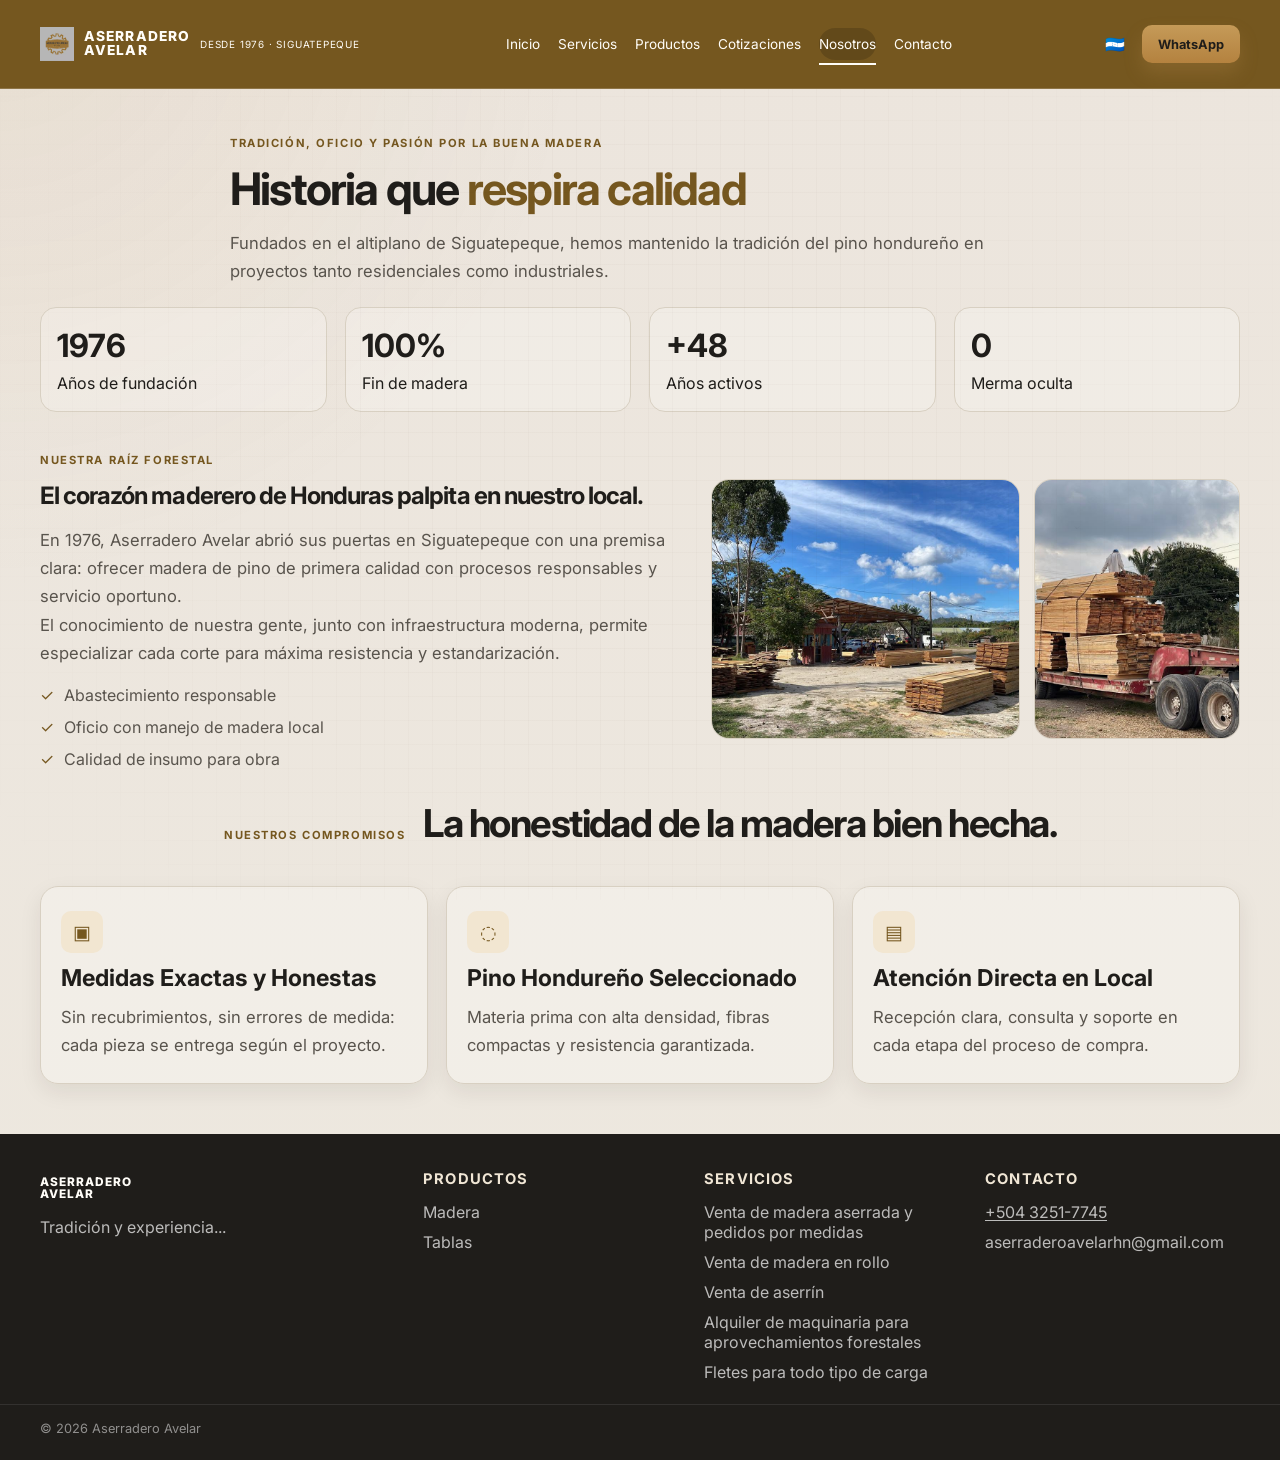
<file: sobre-nosotros.html>
<!DOCTYPE html>
<html lang="es">
  <head>
    <meta charset="UTF-8" />
    <meta name="viewport" content="width=device-width, initial-scale=1.0" />
    <title>Nosotros | Aserradero Avelar</title>
    <link rel="preconnect" href="https://fonts.googleapis.com" />
    <link rel="preconnect" href="https://fonts.gstatic.com" crossorigin />
    <link
      href="https://fonts.googleapis.com/css2?family=Playfair+Display:wght@600;700;800;900&family=Inter:wght@400;500;600;700;800&display=swap"
      rel="stylesheet"
    />
    <link rel="stylesheet" href="styles.css" />
  </head>
  <body>
    <header class="topbar">
      <div class="container nav-wrap">
        <div class="brand">
          <img class="brand-logo" src="imagenes/logo aserradero.png" alt="Logo de Aserradero Avelar" />
          <div class="brand-mark">
            <span>ASERRADERO</span>
            <span>AVELAR</span>
          </div>
          <small>DESDE 1976 · SIGUATEPEQUE</small>
        </div>
        <nav class="main-nav" aria-label="Menu principal">
          <a href="index.html">Inicio</a>
          <a href="servicios.html">Servicios</a>
          <a href="catalogo.html">Productos</a>
          <a href="contacto.html">Cotizaciones</a>
          <a href="sobre-nosotros.html" class="active">Nosotros</a>
          <a href="contacto.html">Contacto</a>
        </nav>
        <div class="header-actions">
          <span class="country-mark" aria-hidden="true">🇭🇳</span>
          <a class="primary-btn small" href="contacto.html">WhatsApp</a>
        </div>
      </div>
    </header>

    <main class="page-main">
      <section class="container page-hero narrow">
        <div class="eyebrow light">Tradición, oficio y pasión por la buena madera</div>
        <h1>Historia que <span>respira calidad</span></h1>
        <p>
          Fundados en el altiplano de Siguatepeque, hemos mantenido la tradición del
          pino hondureño en proyectos tanto residenciales como industriales.
        </p>
      </section>

      <section class="container stats-row">
        <div class="stat-box">
          <strong>1976</strong>
          <span>Años de fundación</span>
        </div>
        <div class="stat-box">
          <strong>100%</strong>
          <span>Fin de madera</span>
        </div>
        <div class="stat-box">
          <strong>+48</strong>
          <span>Años activos</span>
        </div>
        <div class="stat-box">
          <strong>0</strong>
          <span>Merma oculta</span>
        </div>
      </section>

      <section class="container story-grid">
        <div class="story-copy">
          <span class="eyebrow light">Nuestra raíz forestal</span>
          <h2>El corazón maderero de Honduras palpita en nuestro local.</h2>
          <p>
            En 1976, Aserradero Avelar abrió sus puertas en Siguatepeque con una premisa
            clara: ofrecer madera de pino de primera calidad con procesos responsables y
            servicio oportuno.
          </p>
          <p>
            El conocimiento de nuestra gente, junto con infraestructura moderna, permite
            especializar cada corte para máxima resistencia y estandarización.
          </p>
          <ul class="check-list">
            <li>Abastecimiento responsable</li>
            <li>Oficio con manejo de madera local</li>
            <li>Calidad de insumo para obra</li>
          </ul>
        </div>
        <div class="story-visuals">
          <div class="mini-gallery">
            <img src="imagenes/cotizacion 3.jpg" alt="Plantel del aserradero" />
          </div>
          <div class="mini-gallery small">
            <img src="imagenes/cotizacion 1 (1).jpg" alt="Vista del local del aserradero" />
          </div>
        </div>
      </section>

      <section class="container values-section">
        <div class="section-head center">
          <span class="eyebrow light">Nuestros compromisos</span>
          <h2>La honestidad de la madera bien hecha.</h2>
        </div>
        <div class="values-grid">
          <article class="value-card">
            <div class="icon-box">▣</div>
            <h3>Medidas Exactas y Honestas</h3>
            <p>Sin recubrimientos, sin errores de medida: cada pieza se entrega según el proyecto.</p>
          </article>
          <article class="value-card">
            <div class="icon-box">◌</div>
            <h3>Pino Hondureño Seleccionado</h3>
            <p>Materia prima con alta densidad, fibras compactas y resistencia garantizada.</p>
          </article>
          <article class="value-card">
            <div class="icon-box">▤</div>
            <h3>Atención Directa en Local</h3>
            <p>Recepción clara, consulta y soporte en cada etapa del proceso de compra.</p>
          </article>
        </div>
      </section>
    </main>

    <footer class="site-footer">
      <div class="container footer-grid">
        <div class="footer-brand">
          <div class="brand-mark small"><span>ASERRADERO</span><span>AVELAR</span></div>
          <p>Tradición y experiencia...</p>
        </div>
        <div>
          <h4>Productos</h4>
          <ul><li><a href="catalogo.html">Madera</a></li><li><a href="catalogo.html">Tablas</a></li></ul>
        </div>
        <div>
          <h4>Servicios</h4>
          <ul>
            <li><a href="servicios.html">Venta de madera aserrada y pedidos por medidas</a></li>
            <li><a href="servicios.html">Venta de madera en rollo</a></li>
            <li><a href="servicios.html">Venta de aserrín</a></li>
            <li><a href="servicios.html">Alquiler de maquinaria para aprovechamientos forestales</a></li>
            <li><a href="servicios.html">Fletes para todo tipo de carga</a></li>
          </ul>
        </div>
        <div>
          <h4>Contacto</h4>
          <ul><li><a href="tel:+50432517745">+504 3251-7745</a></li><li><a href="https://mail.google.com/mail/?view=cm&fs=1&to=aserraderoavelarhn@gmail.com" target="_blank" rel="noopener noreferrer">aserraderoavelarhn@gmail.com</a></li></ul>
        </div>
      </div>
      <div class="footer-bottom"><div class="container"><span>© 2026 Aserradero Avelar</span></div></div>
    </footer>

    <script src="script.js"></script>
  </body>
</html>
</file>
<file: styles.css>
:root {
  --bg: #ebe5dd;
  --paper: #f7f4ef;
  --panel: #f3efe8;
  --card: #f9f6f2;
  --line: #d8d0c2;
  --text: #1f1d1a;
  --muted: #59544d;
  --soft: #a89a7b;
  --gold: #b68c4f;
  --gold-deep: #75571f;
  --green: #2d8d69;
  --shadow: rgba(32, 26, 19, 0.08);
  --radius: 18px;
}

* { box-sizing: border-box; }

html, body {
  margin: 0;
  padding: 0;
  font-family: 'Inter', sans-serif;
  background:
    radial-gradient(circle at top left, rgba(182, 140, 79, 0.08), transparent 30%),
    linear-gradient(180deg, #ece5dd 0%, #ede8df 100%);
  color: var(--text);
}

body::before {
  content: "";
  position: fixed;
  inset: 0;
  pointer-events: none;
  background-image: linear-gradient(rgba(60, 42, 20, 0.02) 1px, transparent 1px), linear-gradient(90deg, rgba(60, 42, 20, 0.02) 1px, transparent 1px);
  background-size: 24px 24px;
  mask-image: radial-gradient(circle at center, black 35%, transparent 100%);
}

img {
  width: 100%;
  display: block;
}

a { text-decoration: none; color: inherit; }

:focus-visible {
  outline: 3px solid var(--green);
  outline-offset: 3px;
}

.topbar :focus-visible {
  outline-color: #fffdf8;
}

button, input, select {
  font: inherit;
}

.container {
  width: min(1200px, calc(100% - 32px));
  margin: 0 auto;
}

.topbar {
  background: var(--gold-deep);
  border-bottom: 1px solid rgba(255, 255, 255, 0.18);
  position: sticky;
  top: 0;
  z-index: 20;
  backdrop-filter: blur(6px);
  transition: transform 0.28s ease, opacity 0.28s ease;
}

.topbar.is-hidden {
  transform: translateY(-110%);
  opacity: 0;
}

.topbar.is-visible {
  transform: translateY(0);
  opacity: 1;
}

.nav-wrap {
  display: flex;
  align-items: center;
  justify-content: space-between;
  min-height: 88px;
  gap: 18px;
}

.brand {
  display: flex;
  align-items: center;
  gap: 10px;
}

.brand-logo {
  width: 34px;
  height: 34px;
  object-fit: contain;
  flex-shrink: 0;
  display: block;
}

.country-mark {
  display: inline-grid;
  place-items: center;
  width: 34px;
  height: 34px;
  flex-shrink: 0;
}

.brand-mark {
  display: inline-flex;
  flex-direction: column;
  font-weight: 800;
  font-size: 0.86rem;
  letter-spacing: 0.08em;
  line-height: 1;
  color: #fffdf8;
}

.brand-mark.small {
  font-size: 0.74rem;
}

.brand small {
  color: #fffdf8;
  font-size: 0.62rem;
  letter-spacing: 0.08em;
  text-transform: uppercase;
}

.mini-contact-card p a {
  color: var(--gold-deep);
  text-decoration: underline;
  text-underline-offset: 0.15em;
}

.main-nav {
  display: flex;
  align-items: center;
  flex-wrap: wrap;
  justify-content: center;
  gap: 18px;
  font-size: 0.85rem;
  color: #fffdf8;
  min-height: 44px;
}

.main-nav a {
  display: inline-flex;
  align-items: center;
  justify-content: center;
  padding: 8px 10px;
  border-radius: 999px;
  transition: background 0.2s ease, color 0.2s ease, transform 0.2s ease;
}

.main-nav a:hover,
.main-nav a.active {
  background: rgba(0, 0, 0, 0.16);
  color: #fffdf8;
}

.main-nav a {
  position: relative;
  padding: 8px 0;
}

.main-nav a.active,
.main-nav a:hover {
  color: #fffdf8;
}

.main-nav a.active::after,
.main-nav a:hover::after {
  content: "";
  position: absolute;
  bottom: -5px;
  left: 0;
  width: 100%;
  height: 2px;
  background: #fffdf8;
}

.header-actions {
  display: flex;
  align-items: center;
  gap: 10px;
}

.ghost-btn,
.primary-btn,
.secondary-btn,
.chip-btn {
  border: 1px solid var(--line);
  border-radius: 10px;
  background: var(--card);
  color: var(--text);
  transition: 0.2s ease;
}

.ghost-btn {
  width: 34px;
  height: 34px;
  padding: 0;
  font-size: 1rem;
}

.primary-btn,
.secondary-btn {
  display: inline-flex;
  align-items: center;
  justify-content: center;
  font-weight: 700;
  padding: 0.9rem 1.4rem;
  cursor: pointer;
  border: none;
}

.primary-btn {
  background: linear-gradient(180deg, #c59a58, #b4823f);
  color: var(--text);
  box-shadow: 0 10px 18px rgba(182, 140, 79, 0.25);
  transition: transform 0.2s ease, box-shadow 0.2s ease, filter 0.2s ease;
}

.primary-btn:hover,
.secondary-btn:hover,
.chip-btn:hover,
.ghost-btn:hover {
  transform: translateY(-1px);
  filter: brightness(1.02);
}

.primary-btn.small {
  padding: 0.7rem 1rem;
  font-size: 0.8rem;
}

.secondary-btn {
  background: #f4f0ea;
  border: 1px solid var(--line);
  color: var(--text);
}

.hero {
  display: grid;
  grid-template-columns: 1.15fr 0.85fr;
  gap: 32px;
  align-items: center;
  padding-top: 42px;
  padding-bottom: 24px;
}

.section-shell {
  background: rgba(255,255,255,0.04);
  border-radius: 20px;
}

.eyebrow {
  display: inline-block;
  margin-bottom: 18px;
  color: var(--gold-deep);
  text-transform: uppercase;
  letter-spacing: 0.14em;
  font-size: 0.7rem;
  font-weight: 700;
}

.eyebrow.light {
  color: var(--gold-deep);
}

.hero-copy h1,
.page-hero h1,
.section-head h2,
.delivery-copy h2,
.contact-banner h2,
.story-copy h2,
.values-section h2 {
  font-family: 'Inter', sans-serif;
  font-weight: 700;
  letter-spacing: -0.04em;
  line-height: 0.95;
  margin: 0 0 18px;
}

.hero-copy h1 {
  font-family: 'Inter', sans-serif;
  font-size: clamp(3rem, 5vw, 5rem);
  font-weight: 800;
  letter-spacing: -0.06em;
  line-height: 0.98;
}

.hero-copy h1 span,
.page-hero h1 span {
  font-family: 'Inter', sans-serif;
  color: var(--gold-deep);
  font-style: normal;
}

.hero-kicker {
  margin: 0 0 12px;
  color: var(--gold-deep);
  font-size: 0.86rem;
  font-weight: 700;
  letter-spacing: 0.04em;
  text-transform: uppercase;
}

.hero-copy p,
.page-hero p,
.delivery-copy p,
.contact-banner p,
.story-copy p,
.value-card p,
.catalog-copy p,
.product-body p,
.info-card p {
  color: var(--muted);
  font-size: 1.04rem;
  line-height: 1.7;
  margin: 0;
}

.cta-row {
  display: flex;
  flex-wrap: wrap;
  gap: 12px;
  margin-top: 28px;
  margin-bottom: 30px;
}

.stats-inline {
  display: flex;
  flex-wrap: wrap;
  gap: 18px;
  max-width: 480px;
}

.mini-stat {
  display: flex;
  flex-direction: column;
  flex: 1 1 120px;
  border: 1px solid var(--line);
  border-radius: 12px;
  background: rgba(255,255,255,0.22);
  padding: 16px 12px;
}

.mini-stat strong {
  font-size: 1.8rem;
  font-weight: 800;
}

.mini-stat span {
  display: block;
  color: var(--muted);
  font-size: 0.72rem;
  text-transform: uppercase;
  letter-spacing: 0.08em;
}

.hero-visual {
  position: relative;
  display: flex;
  align-items: center;
  justify-content: center;
}

.photo-card {
  border-radius: 20px;
  overflow: hidden;
  border: 1px solid var(--line);
  box-shadow: 0 18px 35px rgba(51, 39, 27, 0.12);
}

.photo-card.large img {
  aspect-ratio: 1.5 / 1;
  object-fit: cover;
}

.photo-card.large .home-logo-image {
  object-position: center;
}

.photo-card.large {
  width: 100%;
}

.brand-badge {
  position: absolute;
  right: 12px;
  bottom: 16px;
  background: rgba(30, 25, 20, 0.62);
  color: #f5f0e7;
  border-radius: 12px;
  padding: 10px 14px;
  display: flex;
  flex-direction: column;
  gap: 4px;
  backdrop-filter: blur(4px);
}

.badge-top,
.badge-sub {
  font-size: 0.7rem;
  letter-spacing: 0.1em;
  text-transform: uppercase;
}

.section-head {
  display: flex;
  align-items: end;
  justify-content: space-between;
  gap: 18px;
  margin-top: 18px;
  margin-bottom: 24px;
}

.section-head.narrow {
  align-items: center;
}

.section-head h2 {
  font-size: clamp(2rem, 3vw, 3rem);
}

.section-head p {
  color: var(--muted);
  max-width: 480px;
  line-height: 1.6;
}

.feature-grid {
  display: grid;
  gap: 18px;
}

.three-up {
  grid-template-columns: repeat(3, minmax(0, 1fr));
}

.info-card,
.product-card,
.value-card,
.mini-contact-card,
.catalog-item,
.mini-feature,
.step-card {
  background: rgba(255,255,255,0.28);
  border: 1px solid var(--line);
  border-radius: var(--radius);
  box-shadow: 0 8px 22px var(--shadow);
  transition: transform 0.24s ease, box-shadow 0.24s ease, border-color 0.24s ease;
}

.info-card:hover,
.product-card:hover,
.value-card:hover,
.mini-feature:hover,
.step-card:hover,
.catalog-item:hover {
  transform: translateY(-4px);
  box-shadow: 0 15px 28px rgba(42, 31, 20, 0.12);
  border-color: rgba(182, 140, 79, 0.35);
}

.info-card {
  padding: 26px 20px 18px;
}

.info-card.highlight {
  background: rgba(255,255,255,0.32);
}

.icon-box {
  display: inline-flex;
  align-items: center;
  justify-content: center;
  width: 42px;
  height: 42px;
  border-radius: 10px;
  background: #f2e6d1;
  color: var(--gold-deep);
  font-size: 1.2rem;
  margin-bottom: 12px;
}

.info-card h3,
.product-body h3,
.catalog-copy h3,
.value-card h3,
.order-box h3 {
  font-size: 1.45rem;
  margin: 0 0 10px;
  line-height: 1.2;
}

.card-tag {
  display: inline-block;
  margin-top: 16px;
  color: var(--muted);
  font-size: 0.72rem;
  letter-spacing: 0.12em;
  text-transform: uppercase;
}

.quality-panel,
.process-section {
  margin-top: 26px;
}

.quality-head {
  margin-bottom: 18px;
}

.quality-head h2 {
  font-family: 'Inter', sans-serif;
  font-size: clamp(2rem, 3vw, 3rem);
  line-height: 1;
  margin: 0;
}

.quality-grid {
  display: grid;
  grid-template-columns: repeat(3, minmax(0, 1fr));
  gap: 18px;
}

.mini-feature {
  padding: 22px 20px;
}

.mini-feature h3 {
  font-size: 1.3rem;
  margin: 0 0 8px;
}

.mini-feature p {
  margin: 0;
  color: var(--muted);
  line-height: 1.6;
}

.process-grid {
  display: grid;
  grid-template-columns: repeat(4, minmax(0, 1fr));
  gap: 18px;
  margin-top: 22px;
}

.home-services-section {
  margin-top: 38px;
}

.home-services-grid {
  display: grid;
  grid-template-columns: repeat(3, minmax(0, 1fr));
  gap: 18px;
}

.step-card {
  padding: 20px 18px;
}

.step-number {
  display: inline-flex;
  width: 42px;
  height: 42px;
  border-radius: 50%;
  background: #f0e2c0;
  color: var(--gold-deep);
  align-items: center;
  justify-content: center;
  font-weight: 800;
  margin-bottom: 12px;
}

.step-card h3 {
  margin: 0 0 10px;
  font-size: 1.2rem;
}

.step-card p {
  margin: 0;
  color: var(--muted);
  line-height: 1.6;
}

.catalog-section {
  padding-top: 36px;
}

.catalog-grid {
  display: grid;
  grid-template-columns: repeat(3, minmax(0, 1fr));
  gap: 18px;
}

.product-card {
  overflow: hidden;
}

.product-photo {
  height: 260px;
  overflow: hidden;
}

.product-photo img {
  height: 100%;
  object-fit: cover;
}

.product-body {
  padding: 18px 18px 20px;
}

.chip {
  display: inline-block;
  margin-bottom: 12px;
  font-size: 0.64rem;
  letter-spacing: 0.12em;
  text-transform: uppercase;
  color: var(--gold-deep);
  background: rgba(182, 140, 79, 0.12);
  border: 1px solid rgba(182, 140, 79, 0.2);
  border-radius: 999px;
  padding: 6px 10px;
}

.specs {
  display: flex;
  flex-wrap: wrap;
  gap: 8px;
  margin-top: 14px;
  color: var(--muted);
  font-size: 0.75rem;
}

.specs span {
  border: 1px solid var(--line);
  background: rgba(255,255,255,0.2);
  border-radius: 999px;
  padding: 6px 8px;
}

.inline-link {
  display: inline-block;
  margin-top: 18px;
  color: var(--gold-deep);
  font-weight: 700;
}

.simple-strip {
  display: flex;
  align-items: center;
  gap: 12px;
  margin-top: 26px;
  border: 1px solid var(--line);
  background: rgba(255,255,255,0.18);
  border-radius: 14px;
  padding: 16px 20px;
  color: var(--muted);
}

.simple-strip span {
  width: 26px;
  height: 26px;
  display: inline-flex;
  align-items: center;
  justify-content: center;
  border-radius: 50%;
  background: #e6d9b6;
  color: var(--gold-deep);
  font-weight: 800;
}

.delivery-section {
  display: grid;
  grid-template-columns: repeat(2, minmax(0, 1fr));
  gap: 22px;
  align-items: center;
  padding: 42px 0 30px;
}

.delivery-visual {
  grid-column: 1 / -1;
  border-radius: 22px;
  overflow: hidden;
  border: 1px solid var(--line);
}

.delivery-photo-grid {
  display: grid;
  grid-template-columns: repeat(2, minmax(0, 1fr));
  gap: 10px;
  padding: 10px;
}

.delivery-photo-slot {
  display: block;
  width: 100%;
  min-width: 0;
  aspect-ratio: 16 / 9;
  object-fit: cover;
}

.delivery-visual img {
  height: 100%;
  object-fit: cover;
}

.delivery-copy {
  grid-column: 1 / -1;
  display: grid;
  grid-template-columns: repeat(2, minmax(0, 1fr));
  grid-template-areas:
    "eyebrow details"
    "heading tags"
    "heading action";
  align-items: center;
  column-gap: 32px;
  background: rgba(255,255,255,0.24);
  border: 1px solid var(--line);
  border-radius: 20px;
  padding: 24px 22px;
}

.delivery-copy > .eyebrow { grid-area: eyebrow; }
.delivery-copy > h2 { grid-area: heading; margin: 0; }
.delivery-copy > p { grid-area: details; }
.delivery-copy > .tags-row { grid-area: tags; margin: 12px 0; }
.delivery-copy > .primary-btn { grid-area: action; justify-self: start; }

.tags-row {
  display: flex;
  flex-wrap: wrap;
  gap: 12px;
  margin: 18px 0 22px;
}

.tags-row span {
  background: rgba(255,255,255,0.28);
  border: 1px solid var(--line);
  border-radius: 999px;
  padding: 8px 12px;
  font-size: 0.8rem;
  color: var(--muted);
}

.contact-banner {
  display: grid;
  grid-template-columns: 1.2fr 0.8fr;
  gap: 22px;
  align-items: center;
  border: 1px solid var(--line);
  background: rgba(255,255,255,0.2);
  border-radius: 22px;
  padding: 25px 24px;
  margin-top: 18px;
  margin-bottom: 20px;
}

.review-section {
  display: grid;
  grid-template-columns: 0.9fr 1.1fr;
  gap: 24px;
  align-items: center;
  margin-top: 20px;
  margin-bottom: 20px;
  padding: 26px 24px;
  background: rgba(255,255,255,0.22);
  border: 1px solid var(--line);
  border-radius: 22px;
}

.review-copy h2 {
  margin: 0 0 12px;
  font-family: 'Inter', sans-serif;
  font-size: clamp(1.8rem, 3vw, 2.8rem);
  line-height: 1;
}

.review-copy p {
  max-width: 520px;
  margin: 0;
  color: var(--muted);
  line-height: 1.6;
}

.review-rating {
  display: flex;
  gap: 5px;
  margin-top: 18px;
  color: var(--gold-deep);
  font-size: 1.45rem;
}

.review-form {
  display: grid;
  gap: 10px;
  padding: 18px;
  background: rgba(255,255,255,0.3);
  border: 1px solid var(--line);
  border-radius: 16px;
}

.review-form label {
  color: var(--text);
  font-weight: 700;
}

.review-form textarea {
  width: 100%;
  resize: vertical;
  border: 1px solid var(--line);
  border-radius: 10px;
  background: rgba(255,255,255,0.3);
  color: var(--text);
  padding: 0.85rem 0.9rem;
  font: inherit;
}

.review-form-actions {
  display: flex;
  align-items: center;
  flex-wrap: wrap;
  gap: 12px;
}

.review-status {
  color: var(--muted);
  font-size: 0.78rem;
}

.cta-band {
  display: flex;
  align-items: center;
  justify-content: space-between;
  gap: 18px;
  background: linear-gradient(180deg, rgba(255,255,255,0.18), rgba(118, 88, 44, 0.07));
  border: 1px solid var(--line);
  border-radius: 18px;
  padding: 22px 24px;
  margin-bottom: 42px;
}

.cta-band h3 {
  margin: 0;
  font-family: 'Inter', sans-serif;
  font-size: clamp(1.6rem, 2vw, 2.2rem);
  line-height: 1.1;
}

.cta-band-actions {
  display: flex;
  align-items: center;
  justify-content: flex-end;
}

.contact-list {
  display: grid;
  gap: 12px;
  margin-top: 18px;
  color: var(--muted);
}

.order-box {
  background: rgba(255,255,255,0.24);
  border: 1px solid var(--line);
  border-radius: 16px;
  padding: 22px;
}

.mini-icon {
  width: 48px;
  height: 48px;
  display: inline-flex;
  align-items: center;
  justify-content: center;
  border-radius: 50%;
  background: #eadab6;
  color: var(--gold-deep);
  font-size: 1.4rem;
  margin-bottom: 10px;
}

.site-footer {
  background: #1f1d1a;
  color: rgba(255,255,255,0.82);
  padding-top: 36px;
}

.footer-grid {
  display: grid;
  grid-template-columns: 1.4fr 1fr 1fr 1fr;
  gap: 26px;
  padding-bottom: 22px;
}

.footer-brand p,
.site-footer li,
.site-footer a {
  color: rgba(255,255,255,0.7);
}

.site-footer a[href^="tel:"],
.site-footer a[href^="mailto:"] {
  text-decoration: underline;
  text-underline-offset: 0.15em;
}

.site-footer h4 {
  font-size: 0.92rem;
  text-transform: uppercase;
  letter-spacing: 0.08em;
  color: #f0e6d5;
  margin: 0 0 14px;
}

.site-footer ul {
  list-style: none;
  padding: 0;
  margin: 0;
  display: grid;
  gap: 10px;
}

.footer-bottom {
  border-top: 1px solid rgba(255,255,255,0.09);
  padding: 16px 0 24px;
}

.footer-bottom .container {
  display: flex;
  justify-content: space-between;
  gap: 10px;
  color: rgba(255,255,255,0.5);
  font-size: 0.8rem;
}

.page-main {
  padding-top: 42px;
  padding-bottom: 50px;
}

.page-hero {
  margin-bottom: 22px;
}

.page-hero h1 {
  font-size: clamp(2.8rem, 3vw, 4.5rem);
}

.filter-row {
  display: flex;
  flex-wrap: wrap;
  gap: 12px;
  margin-top: 22px;
}

.chip-btn {
  padding: 0.65rem 1rem;
  cursor: pointer;
  background: rgba(255,255,255,0.2);
}

.chip-btn.active {
  background: var(--gold);
  color: #fff;
  border-color: var(--gold);
}

.catalog-list {
  display: grid;
  gap: 22px;
}

.catalog-item {
  display: grid;
  grid-template-columns: 1.1fr 1fr;
  overflow: hidden;
}

.catalog-item.alt {
  grid-template-columns: 1fr 1.1fr;
}

.catalog-item.alt .catalog-image { order: 2; }
.catalog-item.alt .catalog-copy { order: 1; }

.catalog-image {
  min-height: 260px;
}

.catalog-image img {
  height: 100%;
  object-fit: cover;
}

.catalog-copy {
  padding: 24px 22px;
  display: flex;
  flex-direction: column;
  justify-content: center;
}

.catalog-tag {
  display: inline-block;
  width: fit-content;
  background: rgba(182, 140, 79, 0.12);
  border: 1px solid rgba(182, 140, 79, 0.2);
  color: var(--gold-deep);
  font-size: 0.72rem;
  letter-spacing: 0.1em;
  text-transform: uppercase;
  padding: 7px 10px;
  border-radius: 999px;
  margin-bottom: 12px;
}

.catalog-meta {
  display: flex;
  gap: 12px;
  flex-wrap: wrap;
  margin: 14px 0 16px;
  color: var(--muted);
  font-size: 0.78rem;
  text-transform: uppercase;
  letter-spacing: 0.06em;
}

.section-block {
  padding-top: 34px;
}

.tip-box {
  background: rgba(255,255,255,0.22);
  border: 1px solid var(--line);
  border-radius: 24px;
  padding: 22px;
}

.tip-title {
  font-size: clamp(1.5rem, 2vw, 2.2rem);
  font-family: 'Inter', sans-serif;
  margin-bottom: 18px;
}

.table-wrap {
  overflow-x: auto;
}

table {
  width: 100%;
  border-collapse: collapse;
  background: rgba(255,255,255,0.08);
}

th, td {
  border: 1px solid var(--line);
  padding: 12px 14px;
  text-align: left;
}

th {
  background: rgba(182, 140, 79, 0.12);
  color: var(--gold-deep);
}

.narrow {
  max-width: 820px;
}

.stats-row {
  display: grid;
  grid-template-columns: repeat(4, minmax(0, 1fr));
  gap: 18px;
  margin-bottom: 36px;
}

.stat-box {
  background: rgba(255,255,255,0.22);
  border: 1px solid var(--line);
  border-radius: 16px;
  padding: 18px 16px;
  display: flex;
  flex-direction: column;
  gap: 8px;
  align-items: flex-start;
}

.stat-box strong {
  font-size: clamp(2rem, 2vw, 3rem);
  font-family: 'Inter', sans-serif;
}

.story-grid {
  display: grid;
  grid-template-columns: 1.1fr 0.9fr;
  gap: 24px;
  align-items: center;
  margin-top: 30px;
  margin-bottom: 36px;
}

.check-list {
  list-style: none;
  padding: 0;
  margin: 18px 0 0;
  display: grid;
  gap: 12px;
  color: var(--muted);
}

.check-list li::before {
  content: '✓';
  color: var(--gold-deep);
  margin-right: 10px;
}

.story-visuals {
  display: grid;
  grid-template-columns: 1.2fr 0.8fr;
  gap: 14px;
}

.mini-gallery {
  overflow: hidden;
  border-radius: 18px;
  min-height: 260px;
  border: 1px solid var(--line);
  background: #f5f1e9;
}

.mini-gallery img {
  display: block;
  width: 100%;
  height: 100%;
  object-fit: cover;
  object-position: center;
}

.mini-gallery.small img {
  object-fit: cover;
  object-position: center;
}

.values-section {
  margin-top: 18px;
}

.services-section {
  margin-top: 38px;
}

.services-grid {
  display: grid;
  grid-template-columns: repeat(3, minmax(0, 1fr));
  gap: 18px;
}

.service-card {
  padding: 24px 20px;
  background: rgba(255,255,255,0.28);
  border: 1px solid var(--line);
  border-radius: var(--radius);
  box-shadow: 0 8px 22px var(--shadow);
  transition: transform 0.24s ease, box-shadow 0.24s ease, border-color 0.24s ease;
}

.service-card:hover {
  transform: translateY(-4px);
  box-shadow: 0 15px 28px rgba(42, 31, 20, 0.12);
  border-color: rgba(182, 140, 79, 0.35);
}

.service-card h3 {
  margin: 0 0 10px;
  font-size: 1.15rem;
  line-height: 1.25;
}

.service-card p {
  margin: 0;
  color: var(--muted);
  line-height: 1.6;
}

.services-intro {
  display: grid;
  grid-template-columns: 1.05fr 0.95fr;
  align-items: end;
  gap: 32px;
  margin-top: 28px;
  margin-bottom: 28px;
}

.services-intro h2 {
  margin: 0;
  color: var(--text);
  font-family: 'Inter', sans-serif;
  font-size: 1.8rem;
  line-height: 1.2;
}

.services-intro-copy {
  margin: 0;
  padding-left: 20px;
  border-left: 2px solid var(--gold);
  color: var(--muted);
  font-family: 'Inter', sans-serif;
  font-size: 1.08rem;
  font-weight: 600;
  line-height: 1.7;
}

.services-photo-break {
  margin-top: 30px;
  margin-bottom: 38px;
}

.services-photo-grid {
  display: grid;
  grid-template-columns: repeat(2, minmax(0, 1fr));
  gap: 16px;
}

.services-photo-placeholder {
  display: block;
  width: 100%;
  aspect-ratio: 16 / 9;
  border: 1px solid var(--line);
  border-radius: 8px;
  object-fit: cover;
}

.services-photo-break.secondary .services-photo-placeholder {
  aspect-ratio: 4 / 3;
}

.services-photo-break.secondary .lower-photo-focus {
  object-position: center bottom;
}

.center {
  text-align: center;
  justify-content: center;
  margin-bottom: 26px;
}

.values-grid {
  display: grid;
  grid-template-columns: repeat(3, minmax(0, 1fr));
  gap: 18px;
}

.value-card {
  padding: 24px 20px;
}

.contact-card-grid {
  display: grid;
  grid-template-columns: repeat(4, minmax(0, 1fr));
  gap: 18px;
  margin-bottom: 30px;
}

.mini-contact-card {
  padding: 18px 16px;
  display: flex;
  flex-direction: column;
  gap: 8px;
}

.mini-contact-card img,
.contact-photo-placeholder {
  display: block;
  width: 100%;
  aspect-ratio: 16 / 9;
  margin-bottom: 4px;
  border-radius: 12px;
  object-fit: cover;
}

.mini-contact-card img {
  border: 1px solid var(--line);
}

.contact-photo-placeholder {
  display: grid;
  place-items: center;
  background: linear-gradient(135deg, #d9dfd8, #ede5d8);
  color: var(--muted);
  font-size: 0.78rem;
}

.mini-contact-card span {
  font-size: 1.5rem;
}

.mini-contact-card strong {
  font-size: 1rem;
}

.contact-layout {
  display: grid;
  grid-template-columns: 1.2fr 0.8fr;
  gap: 22px;
}

.form-panel,
.sidebar-panel {
  background: rgba(255,255,255,0.2);
  border: 1px solid var(--line);
  border-radius: 20px;
  padding: 22px;
}

.contact-form {
  display: grid;
  gap: 18px;
}

.field-row {
  display: grid;
  gap: 18px;
}

.two-col {
  grid-template-columns: repeat(2, minmax(0, 1fr));
}

label {
  display: grid;
  gap: 8px;
  font-size: 0.82rem;
  color: var(--muted);
  text-transform: uppercase;
  letter-spacing: 0.08em;
}

input, select {
  width: 100%;
  border: 1px solid var(--line);
  background: rgba(255,255,255,0.2);
  color: var(--text);
  border-radius: 10px;
  padding: 0.85rem 0.9rem;
  min-height: 48px;
}

.location-box, .hours-box {
  background: rgba(255,255,255,0.14);
  border: 1px solid var(--line);
  border-radius: 16px;
  padding: 18px;
}

.hours-box ul {
  list-style: none;
  padding: 0;
  margin: 12px 0 0;
  display: grid;
  gap: 12px;
  color: var(--muted);
}

.hours-box li {
  display: flex;
  justify-content: space-between;
  gap: 12px;
}

.product-grid {
  display: grid;
  grid-template-columns: repeat(4, minmax(0, 1fr));
  gap: 16px;
}

.product-card {
  min-width: 0;
  overflow: hidden;
  border: 1px solid var(--line);
  border-radius: 8px;
  background: var(--card);
}

.product-photo-placeholder {
  display: grid;
  place-items: center;
  aspect-ratio: 4 / 3;
  background: linear-gradient(135deg, #d9dfd8, #ede5d8);
  color: var(--muted);
  font-size: 0.78rem;
}

.product-photo-image {
  aspect-ratio: 4 / 3;
  object-fit: cover;
}

.service-photo-placeholder {
  display: grid;
  place-items: center;
  aspect-ratio: 16 / 9;
  margin: -20px -20px 18px;
  background: linear-gradient(135deg, #d9dfd8, #ede5d8);
  color: var(--muted);
  font-size: 0.78rem;
}

.catalog-service-photo {
  width: calc(100% + 40px);
  aspect-ratio: 16 / 9;
  margin: -20px -20px 18px;
  object-fit: cover;
}

.product-card-copy {
  padding: 16px;
}

.product-card-copy .catalog-tag {
  margin-bottom: 8px;
}

.product-card-copy h2 {
  margin: 0 0 12px;
  font-size: 1rem;
}

.custom-size-note {
  display: flex;
  align-items: center;
  justify-content: space-between;
  gap: 24px;
  padding: 24px;
  border-left: 4px solid var(--green);
  background: rgba(45, 141, 105, 0.08);
}

.custom-size-note .eyebrow {
  margin-bottom: 8px;
}

.custom-size-note h2,
.catalog-services-grid h3 {
  margin: 0 0 10px;
}

.custom-size-note p,
.catalog-services-grid p {
  margin: 0;
  color: var(--muted);
  line-height: 1.6;
}

.catalog-services-grid {
  display: grid;
  grid-template-columns: repeat(3, minmax(0, 1fr));
  gap: 16px;
}

.catalog-service-card {
  padding: 20px;
  border: 1px solid var(--line);
  border-radius: 8px;
  background: rgba(255, 255, 255, 0.3);
}

.catalog-service-mark {
  display: inline-block;
  margin-bottom: 18px;
  color: var(--gold-deep);
  font-size: 0.75rem;
  font-weight: 700;
}

.catalog-service-card .inline-link {
  display: inline-block;
  margin-top: 16px;
}

@media (max-width: 900px) {
  .product-grid {
    grid-template-columns: repeat(3, minmax(0, 1fr));
  }
}

@media (max-width: 640px) {
  .product-grid,
  .catalog-services-grid {
    grid-template-columns: repeat(2, minmax(0, 1fr));
  }

  .custom-size-note {
    align-items: flex-start;
    flex-direction: column;
  }
}

@media (max-width: 420px) {
  .product-grid,
  .catalog-services-grid {
    grid-template-columns: 1fr;
  }
}

@media (max-width: 1024px) {
  .hero,
  .delivery-section,
  .contact-banner,
  .review-section,
  .story-grid,
  .contact-layout,
  .catalog-item,
  .catalog-item.alt,
  .footer-grid {
    grid-template-columns: 1fr;
  }

  .three-up,
  .catalog-grid,
  .values-grid,
  .stats-row,
  .contact-card-grid,
  .quality-grid,
  .process-grid,
  .services-grid,
  .services-intro,
  .home-services-grid {
    grid-template-columns: repeat(2, minmax(0, 1fr));
  }

  .nav-wrap {
    flex-wrap: wrap;
    justify-content: center;
    padding: 14px 0;
  }

  .main-nav {
    width: 100%;
    justify-content: center;
  }
}

@media (max-width: 680px) {
  .two-col,
  .three-up,
  .catalog-grid,
  .values-grid,
  .stats-row,
  .contact-card-grid,
  .quality-grid,
  .process-grid,
  .services-grid,
  .home-services-grid {
    grid-template-columns: 1fr;
  }

  .services-intro {
    grid-template-columns: 1fr;
    gap: 16px;
  }

  .services-photo-grid {
    grid-template-columns: 1fr;
  }

  .services-photo-placeholder {
    aspect-ratio: 4 / 3;
  }

  .cta-band {
    flex-direction: column;
    align-items: flex-start;
  }

  .review-section {
    grid-template-columns: 1fr;
  }

  .cta-row {
    flex-direction: column;
    align-items: stretch;
  }

  .nav-wrap {
    flex-wrap: wrap;
    justify-content: center;
    padding: 10px 0;
  }

  .header-actions {
    width: 100%;
    justify-content: center;
  }

  .hero-copy h1 {
    font-size: 2.7rem;
  }

  .delivery-copy {
    grid-template-columns: 1fr;
    grid-template-areas:
      "eyebrow"
      "heading"
      "details"
      "tags"
      "action";
    gap: 12px;
  }

}

@media (prefers-reduced-motion: reduce) {
  *,
  *::before,
  *::after {
    scroll-behavior: auto !important;
    animation-duration: 0.01ms !important;
    animation-iteration-count: 1 !important;
    transition-duration: 0.01ms !important;
  }
}

/* --- Datos pendientes de confirmar (dirección, WhatsApp, reseñas) --- */
.placeholder-notice {
  color: var(--gold-deep);
  font-style: italic;
}

.form-hint {
  color: var(--muted);
  font-size: 0.78rem;
  line-height: 1.5;
  margin: -4px 0 4px;
}

.whatsapp-fallback {
  display: grid;
  gap: 10px;
  margin-top: 4px;
  padding: 16px;
  background: rgba(255, 255, 255, 0.3);
  border: 1px solid var(--line);
  border-radius: 12px;
}

.whatsapp-fallback-text {
  width: 100%;
  resize: vertical;
  border: 1px solid var(--line);
  border-radius: 10px;
  background: rgba(255, 255, 255, 0.3);
  color: var(--text);
  padding: 0.85rem 0.9rem;
  font: inherit;
}

.secondary-btn.small {
  padding: 0.6rem 0.9rem;
  font-size: 0.78rem;
}

.copy-status {
  color: var(--muted);
  font-size: 0.78rem;
}

.js-address {
  cursor: pointer;
}

.js-address:hover,
.js-address:focus-visible {
  text-decoration: underline;
}
</file>
